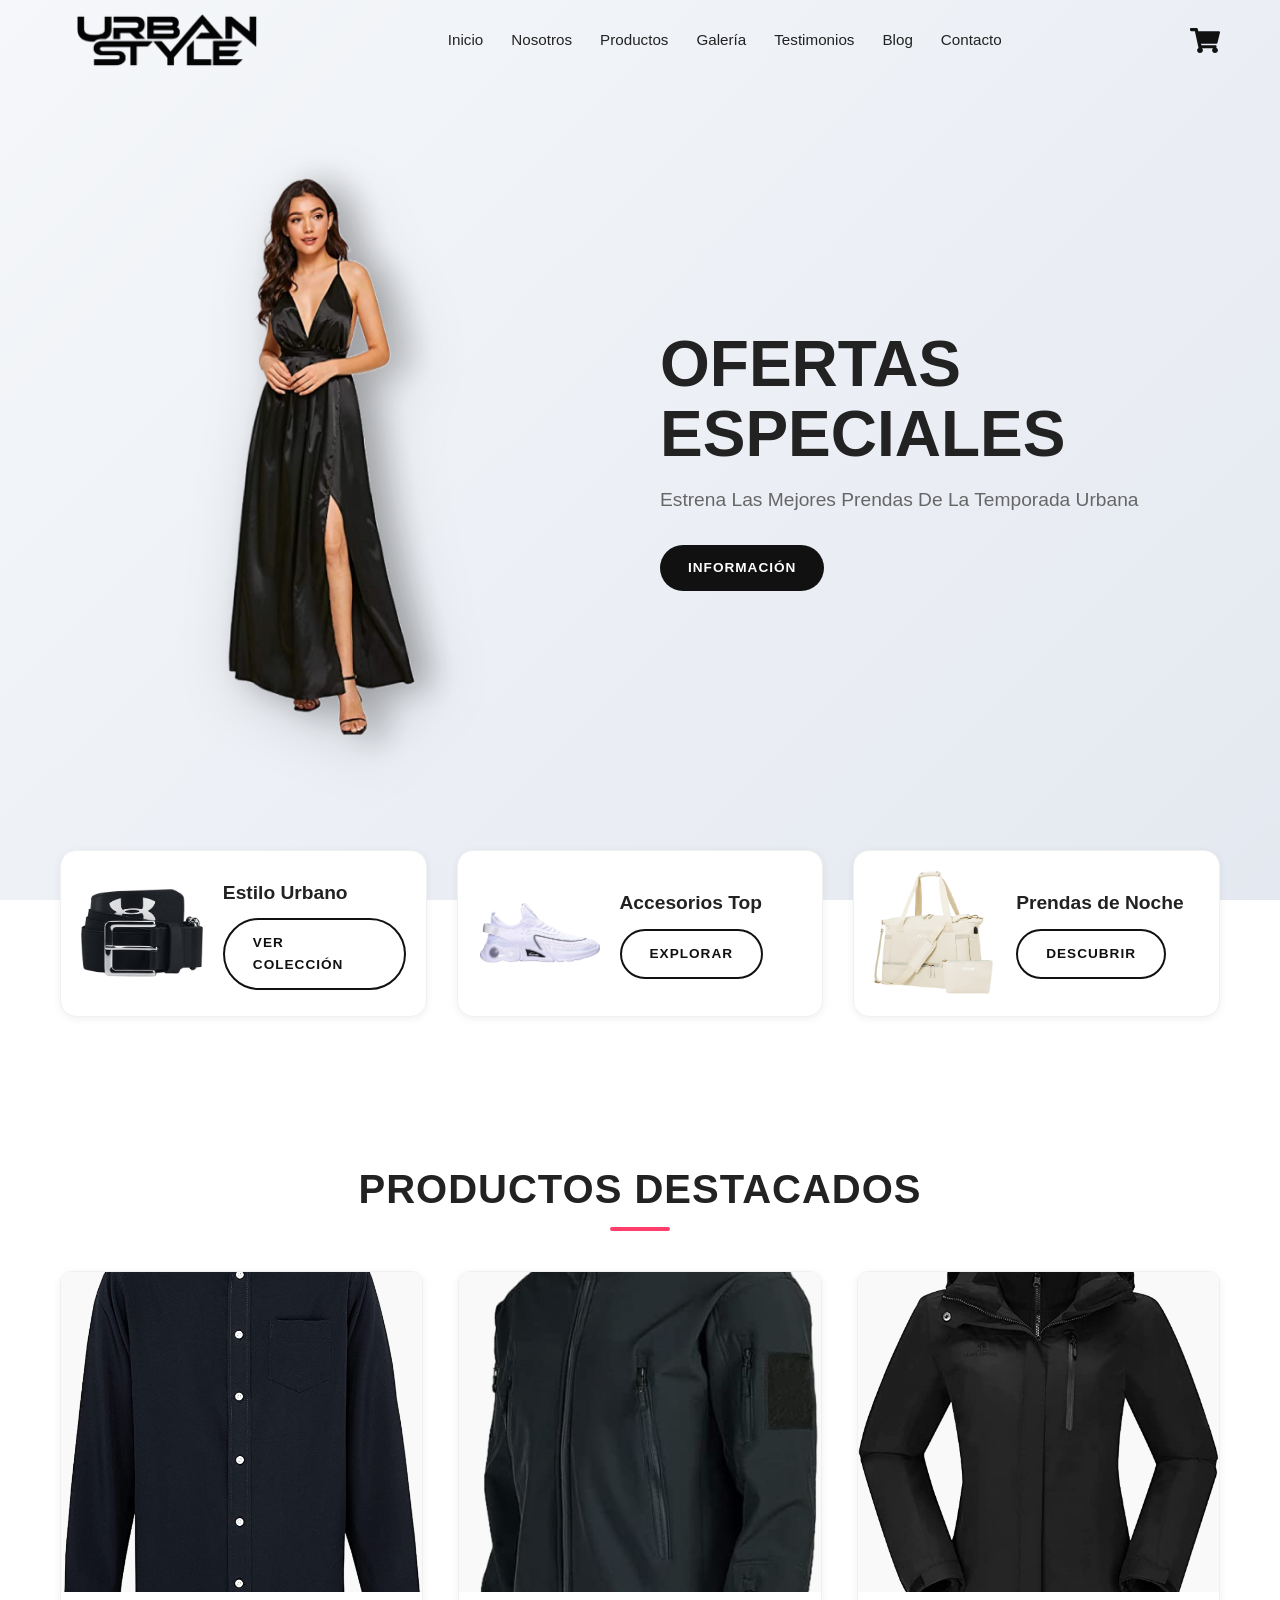
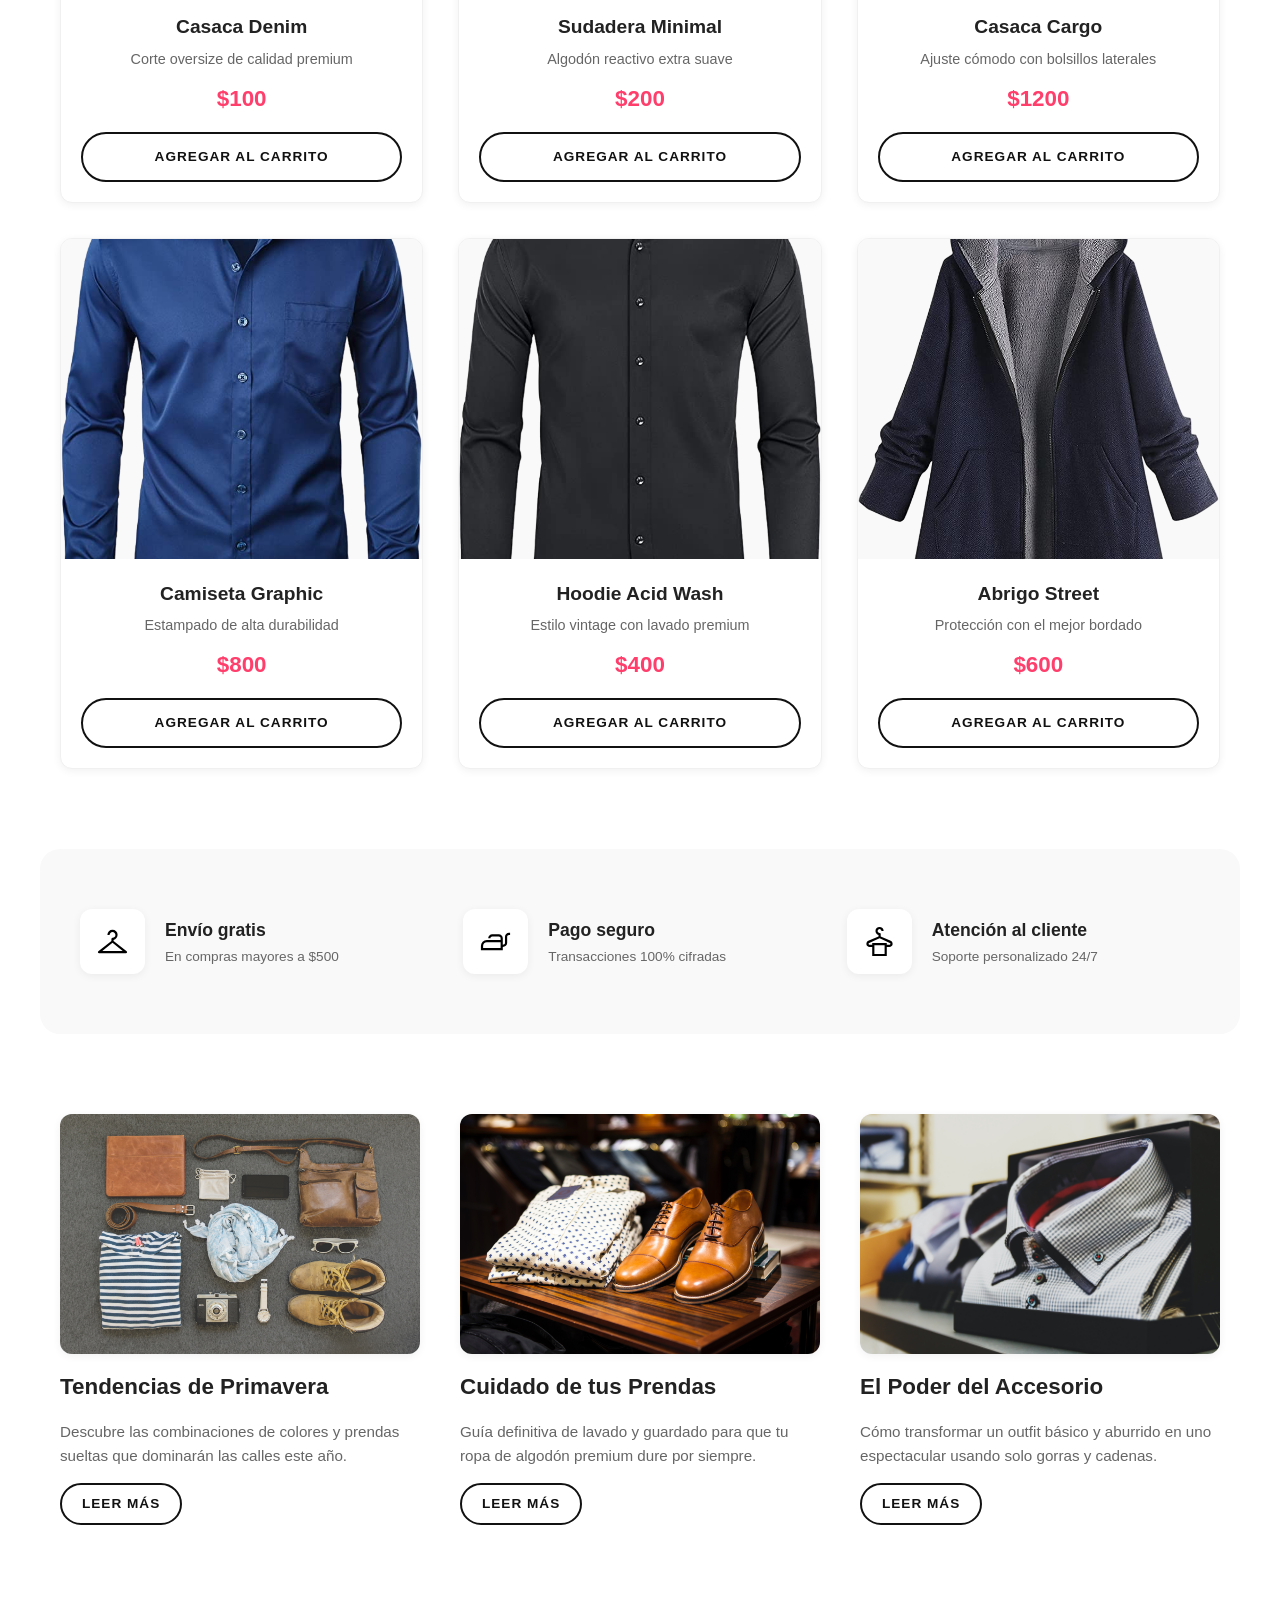
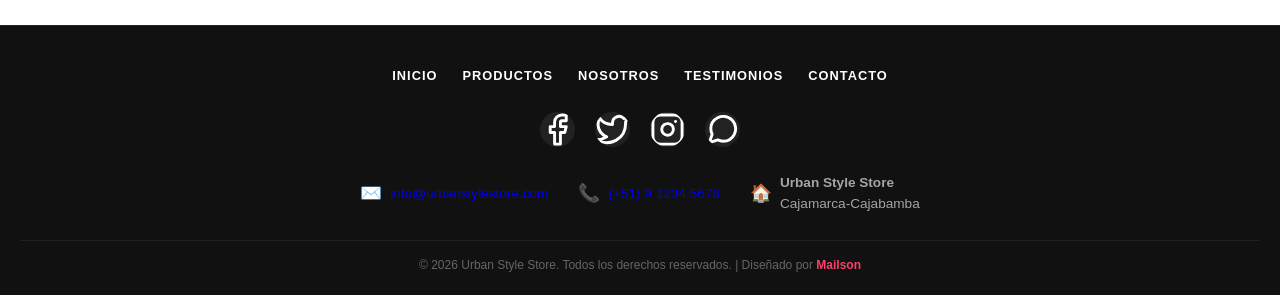
<file: index.html>
<!DOCTYPE html>
<html lang="es">
<head>
    <meta charset="UTF-8">
    <meta http-equiv="X-UA-Compatible" content="IE=edge">
    <meta name="viewport" content="width=device-width, initial-scale=1.0">
    <title>Moda Juvenil | Elisyum Trend</title>
    <link rel="stylesheet" href="styles/indexstyle.css">
</head>
<body>

   <header class="header">
    <div class="menu container">
        <input type="checkbox" id="menu">

        <div class="logo-area">
            <label for="menu"> 
                <img src="images/menu.png" class="menu-icon" alt="menu">
            </label>
            <a href="index.html" class="logo-link">
                <img src="images/logo.png" class="logo-img" alt="Logo MAI">
            </a>
        </div>

        <nav class="navbar">
            <ul>
                <li><a href="index.html">Inicio</a></li>
                <li><a href="nosotros.html">Nosotros</a></li>
                <li><a href="productos.html">Productos</a></li>
                <li><a href="galeria.html">Galería</a></li>
                <li><a href="testimonios.html">Testimonios</a></li>
                <li class="has-submenu">
                    <a href="#">Blog</a>
                    <ul class="submenu-blog">
                        <li><a href="noticias.html">Noticias</a></li>
                        <li><a href="articulos.html">Artículos</a></li>
                    </ul>
                </li>
                <li><a href="contacto.html">Contacto</a></li>
            </ul>
        </nav>

        <div class="carrito-container">
            <ul>
                <li class="sub-menu">
                    <img src="images/car.svg" id="img-carrito" alt="carrito">
                    <div id="carrito">
                        <table id="lista-carrito">
                            <thead>
                                <tr>
                                    <th>Imagen</th>
                                    <th>Nombre</th>
                                    <th>Precio</th>
                                    <th></th>
                                </tr>
                            </thead>
                            <tbody></tbody>
                        </table>   
                        
                        <div style="display: flex; gap: 10px; margin-top: 15px; padding: 0 10px 10px 10px;">
                            <a href="#" id="vaciar-carrito" class="btn-2" style="flex: 1; text-align: center; padding: 10px 5px; font-size: 13px; text-decoration: none;">Vaciar Carrito</a>
                            <a href="pago.html" id="ir-pagar" class="btn-1" style="flex: 1; text-align: center; padding: 10px 5px; font-size: 13px; text-decoration: none; display: inline-block;">Pagar Pedido</a>
                        </div>
                    </div>
                </li>
            </ul>
        </div>
    </div>

    <div class="header-content container">
        <div class="header-img">
            <img src="images/right.png" alt="Nueva colección urbana">
        </div>
        <div class="header-txt">
            <h1>Ofertas especiales</h1>
            <p>estrena las mejores prendas de la temporada urbana</p>
            <a href="#" class="btn-1">Información</a>
        </div>           
    </div>
</header>

    <section class="oferta container">
        <div class="oferta-1">
            <div class="oferta-img">
                <img src="images/f1.png" alt="Estilo Urbano">
            </div>
            <div class="oferta-text">
                <h3>Estilo Urbano</h3>
                <a href="productos.html" class="btn-2">Ver Colección</a>
            </div>
        </div>

        <div class="oferta-1">
            <div class="oferta-img">
                <img src="images/f2.png" alt="Accesorios">
            </div>
            <div class="oferta-text">
                <h3>Accesorios Top</h3>
                <a href="productos.html" class="btn-2">Explorar</a>
            </div>
        </div>

        <div class="oferta-1">
            <div class="oferta-img">
                <img src="images/f3.png" alt="Prendas de Noche">
            </div>
            <div class="oferta-text">
                <h3>Prendas de Noche</h3>
                <a href="productos.html" class="btn-2">Descubrir</a>
            </div>
        </div>
    </section>

    <main class="productos container" id="lista-1">
        <h2>Productos Destacados</h2>

        <div class="productos-content">
            <div class="product">
                <img src="images/1.png" alt="Casaca Denim Oversize">
                <div class="product-txt">
                    <h3>Casaca Denim</h3>
                    <p>Corte oversize de calidad premium</p>
                    <p class="precio">$100</p>
                    <a href="#" class="agregar-carrito btn-2" data-id="1">Agregar al carrito</a>
                </div>
            </div>
            
            <div class="product">
                <img src="images/2.png" alt="Sudadera Minimalista">
                <div class="product-txt">
                    <h3>Sudadera Minimal</h3>
                    <p>Algodón reactivo extra suave</p>
                    <p class="precio">$200</p>
                    <a href="#" class="agregar-carrito btn-2" data-id="2">Agregar al carrito</a>
                </div>
            </div>

            <div class="product">
                <img src="images/3.png" alt="Casaca Cargo Black">
                <div class="product-txt">
                    <h3>Casaca Cargo</h3>
                    <p>Ajuste cómodo con bolsillos laterales</p>
                    <p class="precio">$1200</p>
                    <a href="#" class="agregar-carrito btn-2" data-id="3">Agregar al carrito</a>
                </div>
            </div>

            <div class="product">
                <img src="images/4.png" alt="Camiseta Graphic Streetwear">
                <div class="product-txt">
                    <h3>Camiseta Graphic</h3>
                    <p>Estampado de alta durabilidad</p>
                    <p class="precio">$800</p>
                    <a href="#" class="agregar-carrito btn-2" data-id="4">Agregar al carrito</a>
                </div>
            </div>

            <div class="product">
                <img src="images/5.png" alt="Polera Hoodie Acid Wash">
                <div class="product-txt">
                    <h3>Hoodie Acid Wash</h3>
                    <p>Estilo vintage con lavado premium</p>
                    <p class="precio">$400</p>
                    <a href="#" class="agregar-carrito btn-2" data-id="5">Agregar al carrito</a>
                </div>
            </div>

            <div class="product">
                <img src="images/6.png" alt="Gorra Deportiva Elisyum">
                <div class="product-txt">
                    <h3>Abrigo Street</h3>
                    <p>Protección con el mejor bordado</p>
                    <p class="precio">$600</p>
                    <a href="#" class="agregar-carrito btn-2" data-id="6">Agregar al carrito</a>
                </div>
            </div>
        </div> 
    </main>

    <section class="iconos container">
        <div class="icono-1">
            <div class="icono-img">
                <img src="images/i1.svg" alt="Icono de Envió">
            </div>
            <div class="icono-text">
                <h3>Envío gratis</h3>
                <p>En compras mayores a $500</p>
            </div>
        </div>

        <div class="icono-1">
            <div class="icono-img">
                <img src="images/i2.svg" alt="Icono de Pago">
            </div>
            <div class="icono-text">
                <h3>Pago seguro</h3>
                <p>Transacciones 100% cifradas</p>
            </div>
        </div>

        <div class="icono-1">
            <div class="icono-img">
                <img src="images/i3.svg" alt="Icono de Soporte">
            </div>
            <div class="icono-text">
                <h3>Atención al cliente</h3>
                <p>Soporte personalizado 24/7</p>
            </div>
        </div>
    </section>

    <section class="blog container">
        <div class="blog-1">
            <img src="images/b1.jpg" alt="Outfit de primavera">
            <h3>Tendencias de Primavera</h3>
            <p>Descubre las combinaciones de colores y prendas sueltas que dominarán las calles este año.</p>
            <a href="articulos.html" class="btn-2">Leer más</a>
        </div>

        <div class="blog-1">
            <img src="images/b2.jpg" alt="Cuidado de prendas">
            <h3>Cuidado de tus Prendas</h3>
            <p>Guía definitiva de lavado y guardado para que tu ropa de algodón premium dure por siempre.</p>
            <a href="articulos.html" class="btn-2">Leer más</a>
        </div>

        <div class="blog-1">
            <img src="images/b3.jpg" alt="Accesorios urbanos">
            <h3>El Poder del Accesorio</h3>
            <p>Cómo transformar un outfit básico y aburrido en uno espectacular usando solo gorras y cadenas.</p>
            <a href="articulos.html" class="btn-2">Leer más</a>
        </div>
    </section>

   
    <footer class="main-footer">
        <div class="footer-nav">
            <a href="index.html">INICIO</a>
            <a href="productos.html">PRODUCTOS</a>
            <a href="nosotros.html">NOSOTROS</a>
            <a href="testimonios.html">TESTIMONIOS</a>
            <a href="contacto.html">CONTACTO</a>
        </div>

        <div class="footer-socials">
            <a href="https://www.facebook.com/share/1BLwyTLEC2/" class="social-item" title="Facebook">
                <!-- Icono Facebook SVG -->
                <svg class="social-icon" xmlns="http://www.w3.org/2000/svg" width="24" height="24" viewBox="0 0 24 24" fill="none" stroke="currentColor" stroke-width="2" stroke-linecap="round" stroke-linejoin="round"><path d="M18 2h-3a5 5 0 0 0-5 5v3H7v4h3v8h4v-8h3l1-4h-4V7a1 1 0 0 1 1-1h3z"></path></svg>
                <span class="social-label">Facebook</span>
            </a>
            <a href="https://x.com/Mailsonxp" class="social-item" title="Twitter">
                <!-- Icono Twitter / X SVG -->
                <svg class="social-icon" xmlns="http://www.w3.org/2000/svg" width="24" height="24" viewBox="0 0 24 24" fill="none" stroke="currentColor" stroke-width="2" stroke-linecap="round" stroke-linejoin="round"><path d="M23 3a10.9 10.9 0 0 1-3.14 1.53 4.48 4.48 0 0 0-7.86 3v1A10.66 10.66 0 0 1 3 4s-4 9 5 13a11.64 11.64 0 0 1-7 2c9 5 20 0 20-11.5a4.5 4.5 0 0 0-.08-.83A7.72 7.72 0 0 0 23 3z"></path></svg>
                <span class="social-label">Twitter</span>
            </a>
            <a href="https://www.instagram.com/_mai_san_02_?igsh=bzNjZHJ1MHczN2Y0" class="social-item" title="Instagram">
                <!-- Icono Instagram SVG -->
                <svg class="social-icon" xmlns="http://www.w3.org/2000/svg" width="24" height="24" viewBox="0 0 24 24" fill="none" stroke="currentColor" stroke-width="2" stroke-linecap="round" stroke-linejoin="round"><rect x="2" y="2" width="20" height="20" rx="5" ry="5"></rect><path d="M16 11.37A4 4 0 1 1 12.63 8 4 4 0 0 1 16 11.37z"></path><line x1="17.5" y1="6.5" x2="17.51" y2="6.5"></line></svg>
                <span class="social-label">Instagram</span>
            </a>
            <a href="https://wa.me/56912345678" target="_blank" class="social-item" title="WhatsApp">
                <!-- Icono WhatsApp SVG -->
                <svg class="social-icon" xmlns="http://www.w3.org/2000/svg" width="24" height="24" viewBox="0 0 24 24" fill="none" stroke="currentColor" stroke-width="2" stroke-linecap="round" stroke-linejoin="round"><path d="M21 11.5a8.38 8.38 0 0 1-.9 3.8 8.5 8.5 0 0 1-7.6 4.7 8.38 8.38 0 0 1-3.8-.9L3 21l1.9-5.7a8.38 8.38 0 0 1-.9-3.8 8.5 8.5 0 0 1 4.7-7.6 8.38 8.38 0 0 1 3.8-.9h.5a8.48 8.48 0 0 1 8 8v.5z"></path></svg>
                <span class="social-label">WhatsApp</span>
            </a>
        </div>

        <div class="footer-contact-info">
            <div class="contact-item email-item">
                <span class="contact-icon">✉️</span>
                <a href="mailto:info@urbanstylestore.com">info@urbanstylestore.com</a>
            </div>
            <div class="contact-item phone-item">
                <span class="contact-icon">📞</span>
                <a href="tel:+51912345678">(+51) 9 1234 5678</a>
            </div>
            <div class="contact-item address-item">
                <span class="contact-icon">🏠</span>
                <div class="address-text">
                    <strong>Urban Style Store</strong>
                    <span>Cajamarca-Cajabamba</span>
                </div>
            </div>
        </div>

        <div class="footer-copyright">
            <p>&copy; 2026 Urban Style Store. Todos los derechos reservados. | Diseñado por <span class="highlight">Mailson</span></p>
        </div>
    </footer>

    <script src="scripts/indexscript.js"></script>
</body>
</html>
</file>
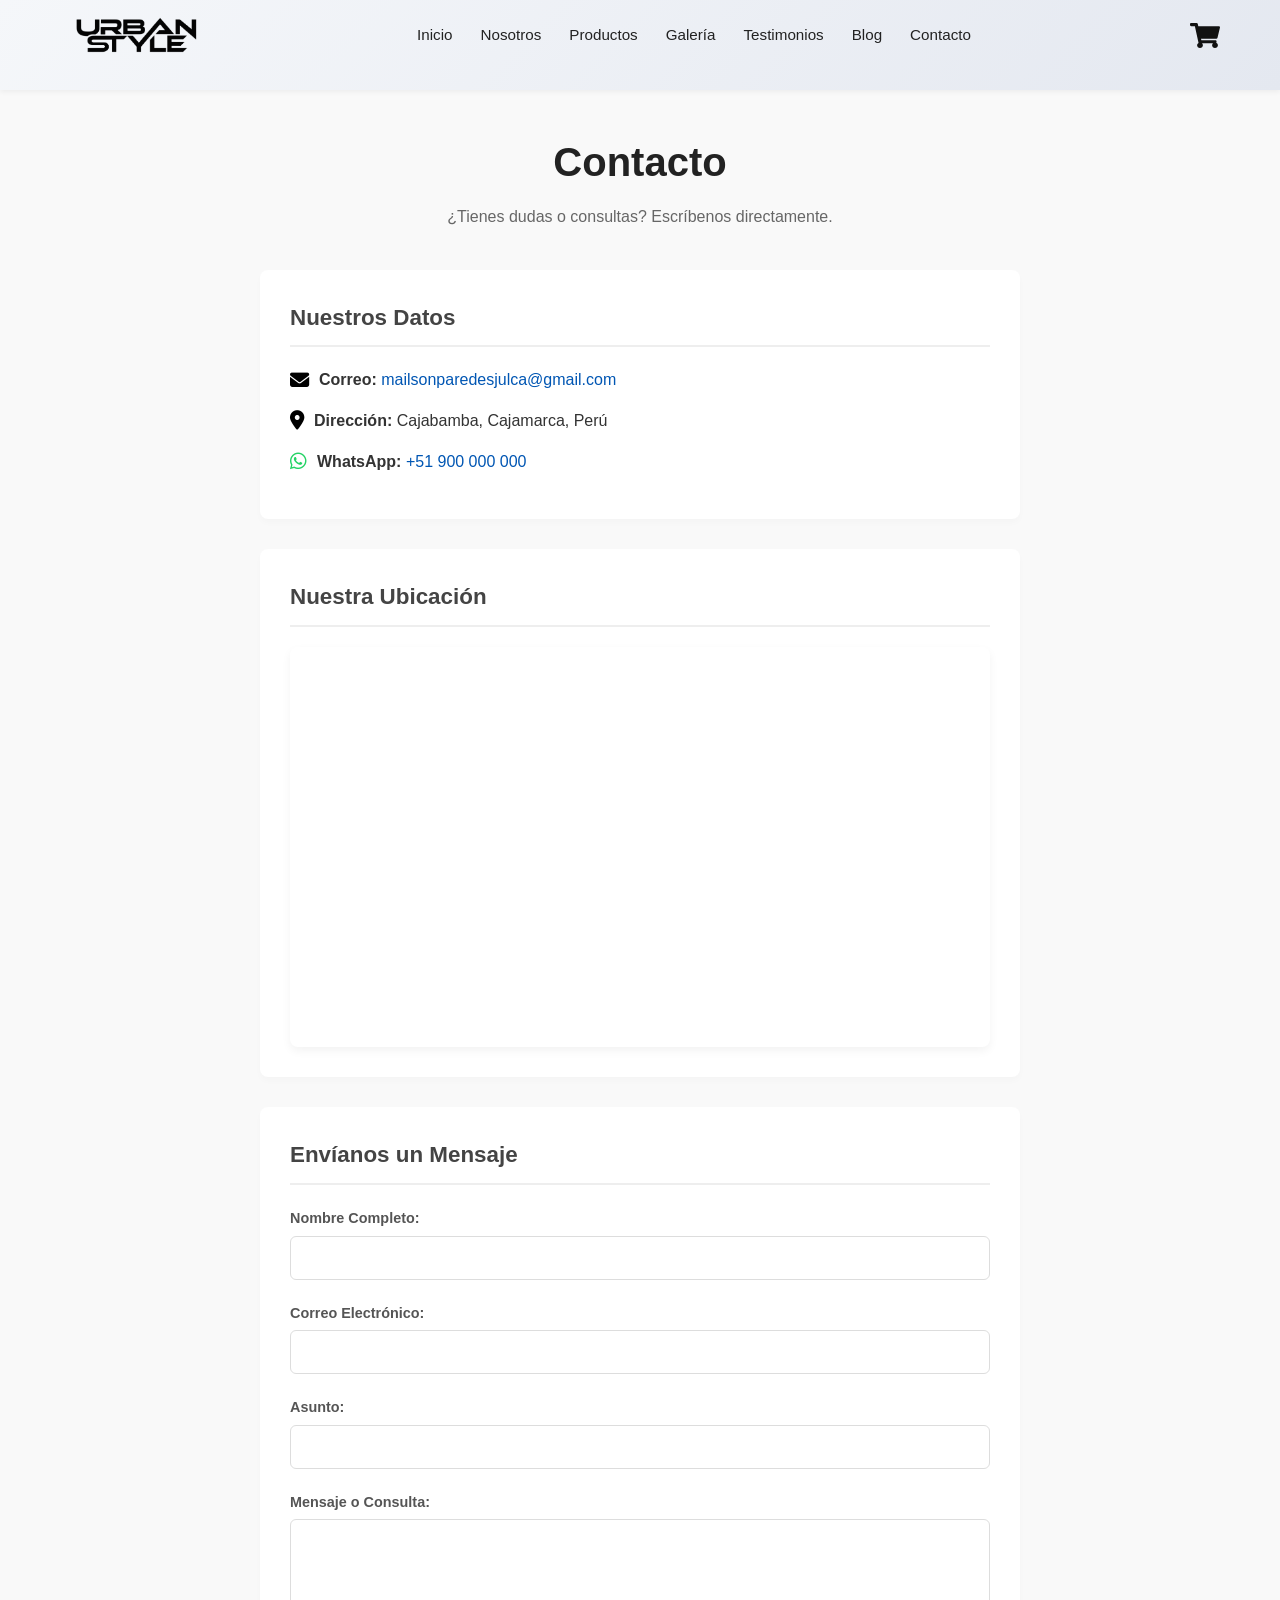
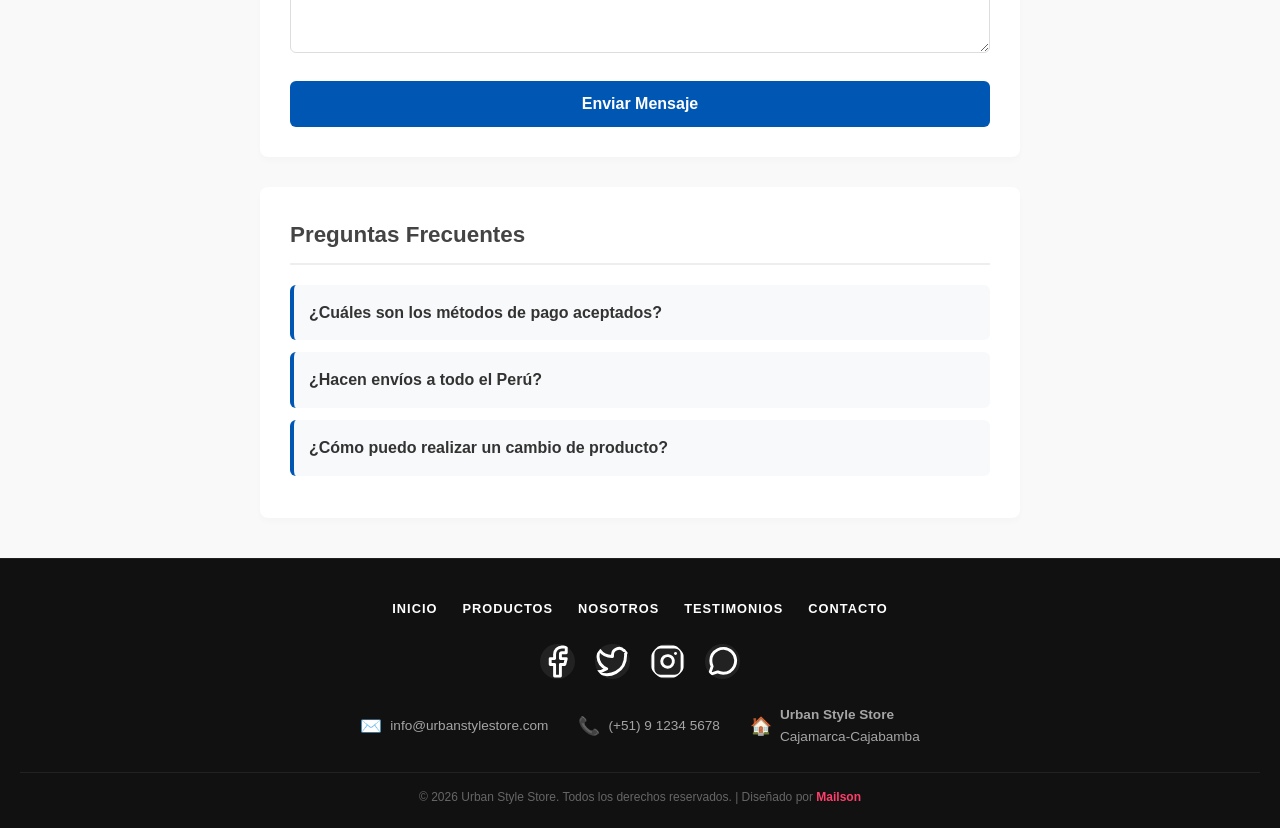
<file: contacto.html>
<!DOCTYPE html>
<html lang="es">
<head>
    <meta charset="UTF-8">
    <meta http-equiv="X-UA-Compatible" content="IE=edge">
    <meta name="viewport" content="width=device-width, initial-scale=1.0">
    <title>Contacto | Elisyum Trend</title>
    <!-- Estilos globales y específicos -->
    <link rel="stylesheet" href="styles/indexstyle.css">
    <link rel="stylesheet" href="styles/contacto.css">
    <link rel="stylesheet" href="https://cdnjs.cloudflare.com/ajax/libs/font-awesome/6.4.0/css/all.min.css">
    <!-- Scripts -->
    <script src="scripts/indexscript.js" defer></script>
</head>
<body>

    <header class="header" style="min-height: auto; padding-bottom: 20px;">
        <div class="menu container">
            <!-- El checkbox para el menú hamburguesa -->
            <input type="checkbox" id="menu">

            <div class="logo-area">
                <label for="menu"> 
                    <img src="images/menu.png" class="menu-icon" alt="menu">
                </label>
                <a href="index.html" class="logo-link">
                    <img src="images/logo.png" class="logo-img" alt="Logo MAI">
                </a>
            </div>

            <nav class="navbar">
                <ul>
                    <li><a href="index.html">Inicio</a></li>
                    <li><a href="nosotros.html">Nosotros</a></li>
                    <li><a href="productos.html">Productos</a></li>
                    <li><a href="galeria.html">Galería</a></li>
                    <li><a href="testimonios.html">Testimonios</a></li>
                    <li class="has-submenu">
                        <a href="#">Blog</a>
                        <ul class="submenu-blog">
                            <li><a href="noticias.html">Noticias</a></li>
                            <li><a href="articulos.html">Artículos</a></li>
                        </ul>
                    </li>
                    <li><a href="contacto.html">Contacto</a></li>
                </ul>
            </nav>

            <div class="carrito-container">
                <ul>
                    <li class="sub-menu">
                        <img src="images/car.svg" id="img-carrito" alt="carrito">
                        <div id="carrito">
                            <table id="lista-carrito">
                                <thead>
                                    <tr>
                                        <th>Imagen</th>
                                        <th>Nombre</th>
                                        <th>Precio</th>
                                        <th></th>
                                    </tr>
                                </thead>
                                <tbody></tbody>
                            </table>   
                            
                            <div style="display: flex; gap: 10px; margin-top: 15px; padding: 0 10px 10px 10px;">
                                <a href="#" id="vaciar-carrito" class="btn-2" style="flex: 1; text-align: center; padding: 10px 5px; font-size: 13px; text-decoration: none;">Vaciar Carrito</a>
                                <a href="pago.html" id="ir-pagar" class="btn-1" style="flex: 1; text-align: center; padding: 10px 5px; font-size: 13px; text-decoration: none; display: inline-block;">Pagar Pedido</a>
                            </div>
                        </div>
                    </li>
                </ul>
            </div>
        </div>
    </header>

    <!-- SECCIÓN DE CONTACTO -->
    <main>
        <h1>Contacto</h1>
        <p>¿Tienes dudas o consultas? Escríbenos directamente.</p>

        <!-- Datos de Contacto -->
        <section class="datos-contacto">
            <h2>Nuestros Datos</h2>
            <ul style="list-style: none; padding: 0;">
                <li style="margin-bottom: 15px; display: flex; align-items: center; gap: 10px;">
                    <i class="fa-solid fa-envelope" style="color: #000; font-size: 1.2rem;"></i> 
                    <span><strong>Correo:</strong> 
                    <a href="mailto:mailsonparedesjulca@gmail.com">mailsonparedesjulca@gmail.com</a></span>
                </li>
                <li style="margin-bottom: 15px; display: flex; align-items: center; gap: 10px;">
                    <i class="fa-solid fa-location-dot" style="color: #000; font-size: 1.2rem;"></i> 
                    <span><strong>Dirección:</strong> Cajabamba, Cajamarca, Perú</span>
                </li>
                <li style="margin-bottom: 15px; display: flex; align-items: center; gap: 10px;">
                    <i class="fa-brands fa-whatsapp" style="color: #25D366; font-size: 1.2rem;"></i> 
                    <span><strong>WhatsApp:</strong> <a href="https://wa.me/51900000000" target="_blank" rel="noopener noreferrer">+51 900 000 000</a></span>
                </li>
            </ul>
        </section>

        <!-- MAPA DE GOOGLE MAPS -->
        <section class="mapa-seccion">
            <h2>Nuestra Ubicación</h2>
            <div class="mapa-contenedor">
                <iframe 
                    src="https://www.google.com/maps/embed?pb=!1m18!1m12!1m3!1d15818.207904085444!2d-78.05436666352936!3d-7.623630650942544!2m3!1f0!2f0!3f0!3m2!1i1024!2i768!4f13.1!3m3!1m2!1s0x91b25b004e93a97b%3A0xe26333622245e1ae!2sCajabamba!5e0!3m2!1ses!2spe!4v1710000000000!5m2!1ses!2spe" 
                    width="100%" 
                    height="450" 
                    style="border:0;" 
                    allowfullscreen="" 
                    loading="lazy" 
                    referrerpolicy="no-referrer-when-downgrade">
                </iframe>
            </div>
        </section>

        <!-- FORMULARIO DE CONTACTO -->
        <section>
            <h2>Envíanos un Mensaje</h2>
            <form action="https://formspree.io/f/xeeyopza" method="POST">
                <p>
                    <label for="nombre">Nombre Completo:</label><br>
                    <input type="text" id="nombre" name="nombre" required>
                </p>

                <p>
                    <label for="email">Correo Electrónico:</label><br>
                    <input type="email" id="email" name="_replyto" required>
                </p>

                <p>
                    <label for="asunto">Asunto:</label><br>
                    <input type="text" id="asunto" name="asunto" required>
                </p>

                <p>
                    <label for="mensaje">Mensaje o Consulta:</label><br>
                    <textarea id="mensaje" name="mensaje" rows="6" cols="40" required></textarea>
                </p>

                <!-- Campo oculto anti-spam -->
                <input type="text" name="_gotcha" style="display:none">

                <button type="submit">Enviar Mensaje</button>
            </form>
        </section>

        <!-- PREGUNTAS FRECUENTES -->
        <section>
            <h2>Preguntas Frecuentes</h2>

            <details>
                <summary>¿Cuáles son los métodos de pago aceptados?</summary>
                <p>Aceptamos transferencias bancarias, Yape, Plin y pagos con tarjeta.</p>
            </details>

            <details>
                <summary>¿Hacen envíos a todo el Perú?</summary>
                <p>Sí, realizamos envíos desde Cajamarca a todo el Perú a través de Olva Courier y Shalom.</p>
            </details>

            <details>
                <summary>¿Cómo puedo realizar un cambio de producto?</summary>
                <p>Puedes solicitar tu cambio enviándonos un correo dentro de los primeros 7 días de recibir tu pedido.</p>
            </details>
        </section>
    </main>

    <!-- FOOTER -->
    <footer class="main-footer">
        <div class="footer-nav">
            <a href="index.html">INICIO</a>
            <a href="productos.html">PRODUCTOS</a>
            <a href="nosotros.html">NOSOTROS</a>
            <a href="testimonios.html">TESTIMONIOS</a>
            <a href="contacto.html">CONTACTO</a>
        </div>

        <div class="footer-socials">
            <a href="https://www.facebook.com/share/1BLwyTLEC2/" class="social-item" title="Facebook" target="_blank" rel="noopener noreferrer">
                <svg class="social-icon" xmlns="http://www.w3.org/2000/svg" width="24" height="24" viewBox="0 0 24 24" fill="none" stroke="currentColor" stroke-width="2" stroke-linecap="round" stroke-linejoin="round"><path d="M18 2h-3a5 5 0 0 0-5 5v3H7v4h3v8h4v-8h3l1-4h-4V7a1 1 0 0 1 1-1h3z"></path></svg>
                <span class="social-label">Facebook</span>
            </a>
            <a href="https://x.com/Mailsonxp" class="social-item" title="Twitter" target="_blank" rel="noopener noreferrer">
                <svg class="social-icon" xmlns="http://www.w3.org/2000/svg" width="24" height="24" viewBox="0 0 24 24" fill="none" stroke="currentColor" stroke-width="2" stroke-linecap="round" stroke-linejoin="round"><path d="M23 3a10.9 10.9 0 0 1-3.14 1.53 4.48 4.48 0 0 0-7.86 3v1A10.66 10.66 0 0 1 3 4s-4 9 5 13a11.64 11.64 0 0 1-7 2c9 5 20 0 20-11.5a4.5 4.5 0 0 0-.08-.83A7.72 7.72 0 0 0 23 3z"></path></svg>
                <span class="social-label">Twitter</span>
            </a>
            <a href="https://www.instagram.com/_mai_san_02_?igsh=bzNjZHJ1MHczN2Y0" class="social-item" title="Instagram" target="_blank" rel="noopener noreferrer">
                <svg class="social-icon" xmlns="http://www.w3.org/2000/svg" width="24" height="24" viewBox="0 0 24 24" fill="none" stroke="currentColor" stroke-width="2" stroke-linecap="round" stroke-linejoin="round"><rect x="2" y="2" width="20" height="20" rx="5" ry="5"></rect><path d="M16 11.37A4 4 0 1 1 12.63 8 4 4 0 0 1 16 11.37z"></path><line x1="17.5" y1="6.5" x2="17.51" y2="6.5"></line></svg>
                <span class="social-label">Instagram</span>
            </a>
            <a href="https://wa.me/56912345678" target="_blank" rel="noopener noreferrer" class="social-item" title="WhatsApp">
                <svg class="social-icon" xmlns="http://www.w3.org/2000/svg" width="24" height="24" viewBox="0 0 24 24" fill="none" stroke="currentColor" stroke-width="2" stroke-linecap="round" stroke-linejoin="round"><path d="M21 11.5a8.38 8.38 0 0 1-.9 3.8 8.5 8.5 0 0 1-7.6 4.7 8.38 8.38 0 0 1-3.8-.9L3 21l1.9-5.7a8.38 8.38 0 0 1-.9-3.8 8.5 8.5 0 0 1 4.7-7.6 8.38 8.38 0 0 1 3.8-.9h.5a8.48 8.48 0 0 1 8 8v.5z"></path></svg>
                <span class="social-label">WhatsApp</span>
            </a>
        </div>

        <div class="footer-contact-info">
            <div class="contact-item email-item">
                <span class="contact-icon">✉️</span>
                <a href="mailto:info@urbanstylestore.com">info@urbanstylestore.com</a>
            </div>
            <div class="contact-item phone-item">
                <span class="contact-icon">📞</span>
                <a href="tel:+56912345678">(+51) 9 1234 5678</a>
            </div>
            <div class="contact-item address-item">
                <span class="contact-icon">🏠</span>
                <div class="address-text">
                    <strong>Urban Style Store</strong>
                    <span>Cajamarca-Cajabamba</span>
                </div>
            </div>
        </div>

        <div class="footer-copyright">
            <p>&copy; 2026 Urban Style Store. Todos los derechos reservados. | Diseñado por <span class="highlight">Mailson</span></p>
        </div>
    </footer>

    <!-- Script de página específica -->
    <script src="scripts/contacto.js"></script>
</body>
</html>
</file>
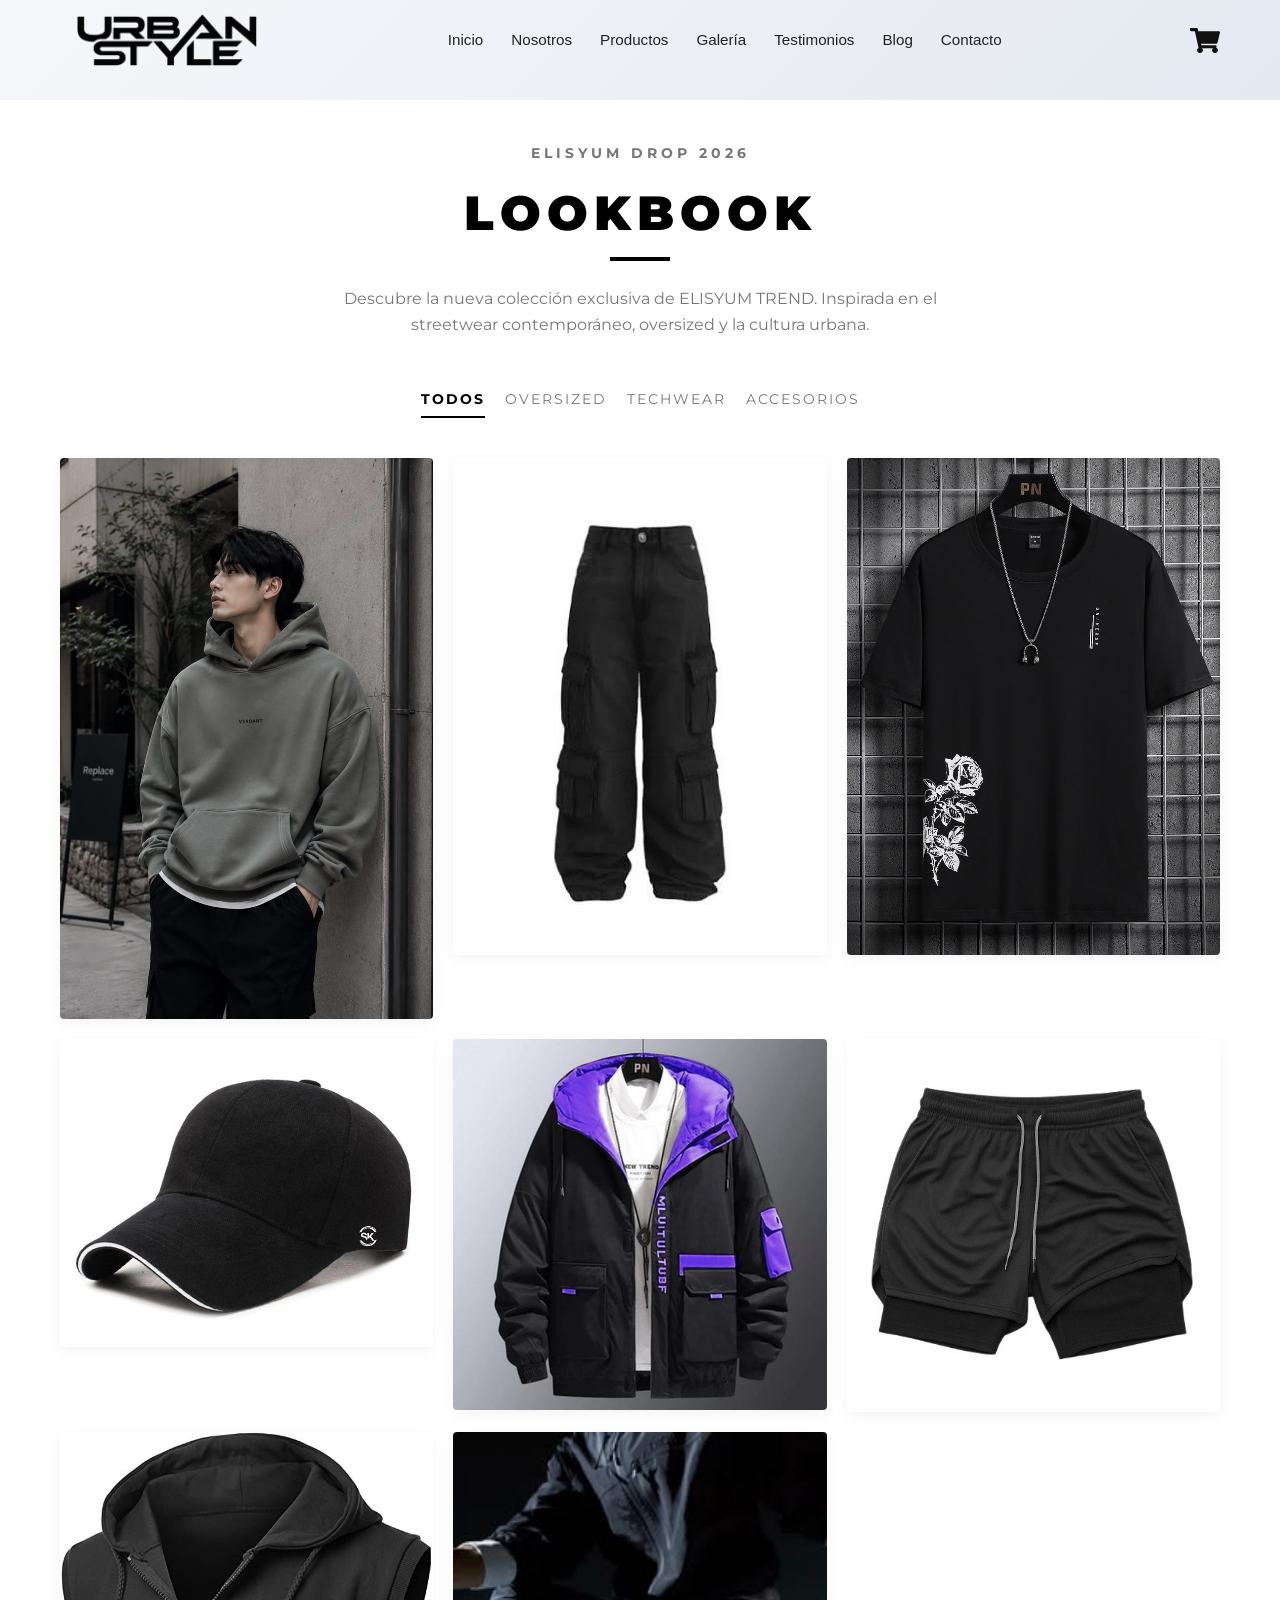
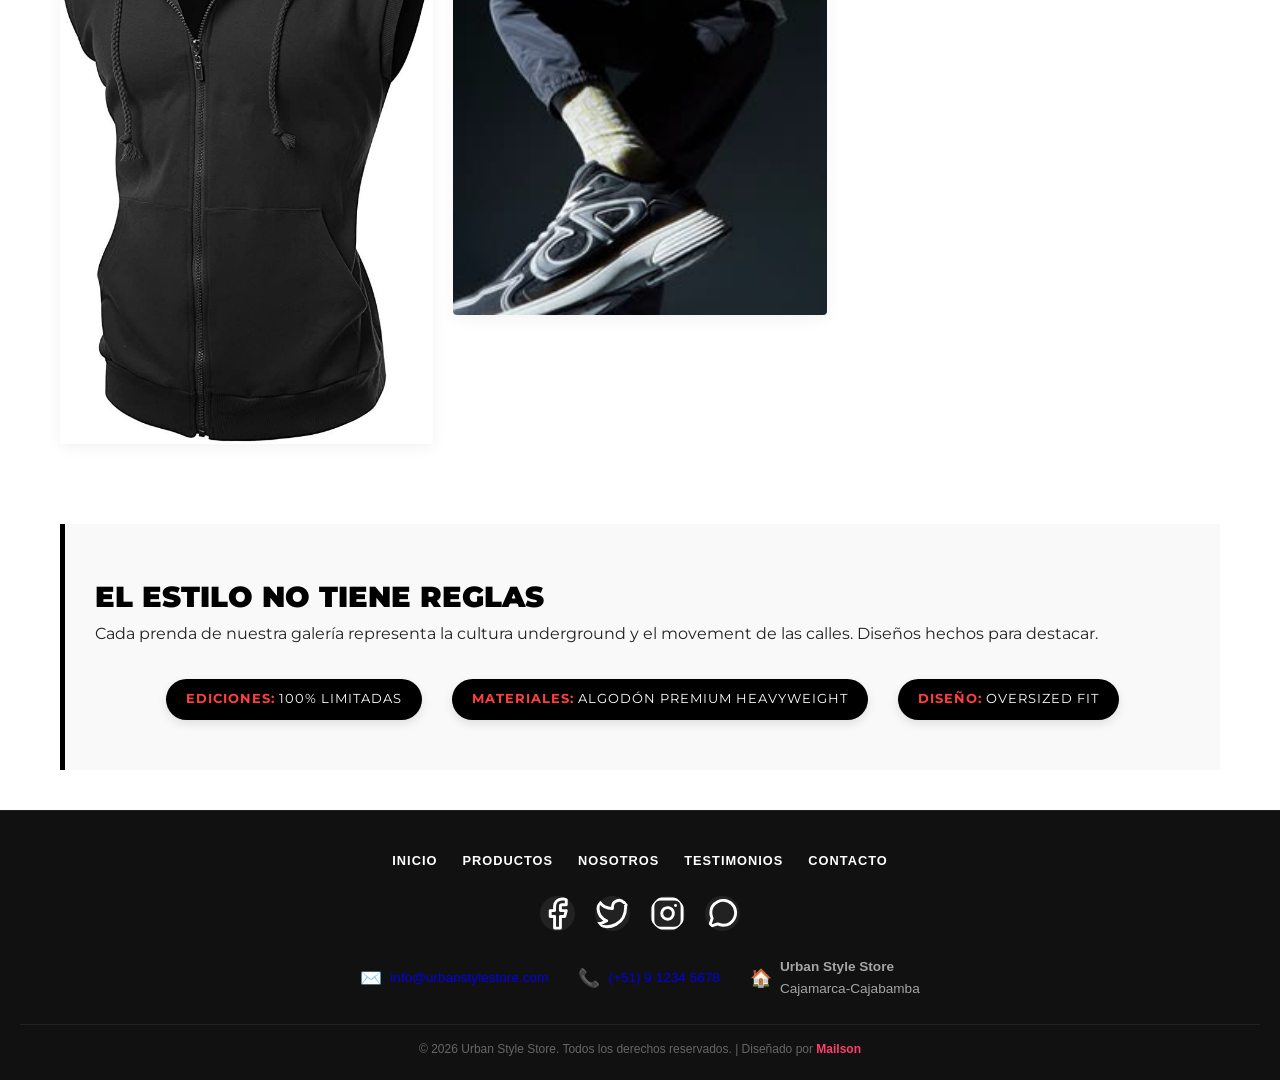
<file: galeria.html>
<!DOCTYPE html>
<html lang="es">
<head>
    <meta charset="UTF-8">
    <meta http-equiv="X-UA-Compatible" content="IE=edge">
    <meta name="viewport" content="width=device-width, initial-scale=1.0">
    <title>Galería | Elisyum Trend</title>
    <link rel="stylesheet" href="styles/indexstyle.css">
    <link rel="stylesheet" href="styles/galeria.css">
</head>

<body>

    <header class="header" style="min-height: auto; padding-bottom: 20px;">
        <div class="menu container">
            <input type="checkbox" id="menu">

            <div class="logo-area">
                <label for="menu"> 
                    <img src="images/menu.png" class="menu-icon" alt="menu">
                </label>
                <a href="index.html" class="logo-link">
                    <img src="images/logo.png" class="logo-img" alt="Logo MAI">
                </a>
            </div>

            <nav class="navbar">
                <ul>
                    <li><a href="index.html">Inicio</a></li>
                    <li><a href="nosotros.html">Nosotros</a></li>
                    <li><a href="productos.html">Productos</a></li>
                    <li><a href="galeria.html" class="activo">Galería</a></li>
                    <li><a href="testimonios.html">Testimonios</a></li>
                    <li class="has-submenu">
                        <a href="#">Blog</a>
                        <ul class="submenu-blog">
                            <li><a href="noticias.html">Noticias</a></li>
                            <li><a href="articulos.html">Artículos</a></li>
                        </ul>
                    </li>
                    <li><a href="contacto.html">Contacto</a></li>
                </ul>
            </nav>

            <div class="carrito-container">
                <ul>
                    <li class="sub-menu">
                        <img src="images/car.svg" id="img-carrito" alt="carrito">
                        <div id="carrito">
                            <table id="lista-carrito">
                                <thead>
                                    <tr>
                                        <th>Imagen</th>
                                        <th>Nombre</th>
                                        <th>Precio</th>
                                        <th></th>
                                    </tr>
                                </thead>
                                <tbody></tbody>
                            </table>   
                            
                            <div style="display: flex; gap: 10px; margin-top: 15px; padding: 0 10px 10px 10px;">
                                <a href="#" id="vaciar-carrito" class="btn-2" style="flex: 1; text-align: center; padding: 10px 5px; font-size: 13px; text-decoration: none;">Vaciar Carrito</a>
                                <a href="pago.html" id="ir-pagar" class="btn-1" style="flex: 1; text-align: center; padding: 10px 5px; font-size: 13px; text-decoration: none; display: inline-block;">Pagar Pedido</a>
                            </div>
                        </div>
                    </li>
                </ul>
            </div>
        </div>
    </header>

    <main class="main-content">
        <section class="lookbook-section">
            <div class="lookbook-header">
                <span class="sub-tag">ELISYUM DROP 2026</span>
                <h2>LOOKBOOK</h2>
                <div class="header-line"></div>
                <p>
                    Descubre la nueva colección exclusiva de ELISYUM TREND.
                    Inspirada en el streetwear contemporáneo, oversized y la
                    cultura urbana.
                </p>
            </div>

            <!-- FILTROS -->
            <div class="galeria-filtros">
                <span class="filtro-btn activo" data-filter="todos">TODOS</span>
                <span class="filtro-btn" data-filter="oversized">OVERSIZED</span>
                <span class="filtro-btn" data-filter="techwear">TECHWEAR</span>
                <span class="filtro-btn" data-filter="accesorios">ACCESORIOS</span>
            </div>

            <!-- GRID -->
            <div class="galeria-grid">
                <!-- 1. Oversized Hoodie -->
                <article class="galeria-item" data-categoria="oversized">
                    <img src="images/images_products/Streetwear Look 1 - Oversized Hoodie.jpg" alt="Oversized Hoodie">
                    <div class="item-overlay">
                        <span class="item-tag">NUEVA COLECCIÓN</span>
                        <h3 class="item-title">Oversized Hoodie Chaos</h3>
                        <a href="productos.html" class="item-btn">Comprar →</a>
                    </div>
                </article>

                <!-- 2. Cargo Pants -->
                <article class="galeria-item" data-categoria="techwear">
                    <img src="images/images_products/Streetwear Look 2 - Cargo Pants.jpg" alt="Cargo Pants">
                    <div class="item-overlay">
                        <span class="item-tag">LIMITED EDITION</span>
                        <h3 class="item-title">Cargo Pants Blackout</h3>
                        <a href="productos.html" class="item-btn">Comprar →</a>
                    </div>
                </article>

                <!-- 3. Graphic Tee -->
                <article class="galeria-item" data-categoria="oversized">
                    <img src="images/images_products/Streetwear Look 3 - Graphic Tee.jpg" alt="Graphic Tee">
                    <div class="item-overlay">
                        <span class="item-tag">ESSENTIAL</span>
                        <h3 class="item-title">Graphic Tee</h3>
                        <a href="productos.html" class="item-btn">Comprar →</a>
                    </div>
                </article>

                <!-- 4. Rebel Cap -->
                <article class="galeria-item" data-categoria="accesorios">
                    <img src="images/images_products/Streetwear Look 4 - Cap Rebel.jpg" alt="Cap Rebel">
                    <div class="item-overlay">
                        <span class="item-tag">ACCESSORIES</span>
                        <h3 class="item-title">Rebel Cap</h3>
                        <a href="productos.html" class="item-btn">Comprar →</a>
                    </div>
                </article>

                <!-- 5. Cyber Windbreaker -->
                <article class="galeria-item" data-categoria="techwear">
                    <img src="images/images_products/Streetwear Look 5 - Windbreaker Cyber.jpg" alt="Windbreaker">
                    <div class="item-overlay">
                        <span class="item-tag">EXCLUSIVE</span>
                        <h3 class="item-title">Cyber Windbreaker</h3>
                        <a href="productos.html" class="item-btn">Comprar →</a>
                    </div>
                </article>

                <!-- 6. Athletic Shorts -->
                <article class="galeria-item" data-categoria="oversized">
                    <img src="images/images_products/Streetwear Look 6 - Shorts Athletic.jpg" alt="Shorts">
                    <div class="item-overlay">
                        <span class="item-tag">SPORTS</span>
                        <h3 class="item-title">Athletic Shorts</h3>
                        <a href="productos.html" class="item-btn">Comprar →</a>
                    </div>
                </article>

                <!-- 7. Tactical Vest -->
                <article class="galeria-item" data-categoria="techwear">
                    <img src="images/images_products/Streetwear Look 7 - Techwear Vest.jpg" alt="Vest">
                    <div class="item-overlay">
                        <span class="item-tag">TECHWEAR</span>
                        <h3 class="item-title">Tactical Vest</h3>
                        <a href="productos.html" class="item-btn">Comprar →</a>
                    </div>
                </article>

                <!-- 8. Urban Socks -->
                <article class="galeria-item" data-categoria="accesorios">
                    <img src="images/images_products/Streetwear Look 8 - Socks & Sneaks.jpg" alt="Urban Socks">
                    <div class="item-overlay">
                        <span class="item-tag">STREET</span>
                        <h3 class="item-title">Urban Socks</h3>
                        <a href="productos.html" class="item-btn">Comprar →</a>
                    </div>
                </article>
            </div>

            <!-- INFORMACIÓN EXTRA -->
            <div class="galeria-info-extra">
                <h3>EL ESTILO NO TIENE REGLAS</h3>
                <p>Cada prenda de nuestra galería representa la cultura underground y el movement de las calles. Diseños hechos para destacar.</p>
                <div class="badges-container">
                    <div><strong>Ediciones:</strong> 100% Limitadas</div>
                    <div><strong>Materiales:</strong> Algodón Premium Heavyweight</div>
                    <div><strong>Diseño:</strong> Oversized Fit</div>
                </div>
            </div>
        </section>
    </main>

    <footer class="main-footer">
        <div class="footer-nav">
            <a href="index.html">INICIO</a>
            <a href="productos.html">PRODUCTOS</a>
            <a href="nosotros.html">NOSOTROS</a>
            <a href="testimonios.html">TESTIMONIOS</a>
            <a href="contacto.html">CONTACTO</a>
        </div>

        <div class="footer-socials">
            <a href="https://www.facebook.com/share/1BLwyTLEC2/" class="social-item" title="Facebook">
                <svg class="social-icon" xmlns="http://www.w3.org/2000/svg" width="24" height="24" viewBox="0 0 24 24" fill="none" stroke="currentColor" stroke-width="2" stroke-linecap="round" stroke-linejoin="round"><path d="M18 2h-3a5 5 0 0 0-5 5v3H7v4h3v8h4v-8h3l1-4h-4V7a1 1 0 0 1 1-1h3z"></path></svg>
                <span class="social-label">Facebook</span>
            </a>
            <a href="https://x.com/Mailsonxp" class="social-item" title="Twitter">
                <svg class="social-icon" xmlns="http://www.w3.org/2000/svg" width="24" height="24" viewBox="0 0 24 24" fill="none" stroke="currentColor" stroke-width="2" stroke-linecap="round" stroke-linejoin="round"><path d="M23 3a10.9 10.9 0 0 1-3.14 1.53 4.48 4.48 0 0 0-7.86 3v1A10.66 10.66 0 0 1 3 4s-4 9 5 13a11.64 11.64 0 0 1-7 2c9 5 20 0 20-11.5a4.5 4.5 0 0 0-.08-.83A7.72 7.72 0 0 0 23 3z"></path></svg>
                <span class="social-label">Twitter</span>
            </a>
            <a href="https://www.instagram.com/_mai_san_02_?igsh=bzNjZHJ1MHczN2Y0" class="social-item" title="Instagram">
                <svg class="social-icon" xmlns="http://www.w3.org/2000/svg" width="24" height="24" viewBox="0 0 24 24" fill="none" stroke="currentColor" stroke-width="2" stroke-linecap="round" stroke-linejoin="round"><rect x="2" y="2" width="20" height="20" rx="5" ry="5"></rect><path d="M16 11.37A4 4 0 1 1 12.63 8 4 4 0 0 1 16 11.37z"></path><line x1="17.5" y1="6.5" x2="17.51" y2="6.5"></line></svg>
                <span class="social-label">Instagram</span>
            </a>
            <a href="https://wa.me/56912345678" target="_blank" class="social-item" title="WhatsApp">
                <svg class="social-icon" xmlns="http://www.w3.org/2000/svg" width="24" height="24" viewBox="0 0 24 24" fill="none" stroke="currentColor" stroke-width="2" stroke-linecap="round" stroke-linejoin="round"><path d="M21 11.5a8.38 8.38 0 0 1-.9 3.8 8.5 8.5 0 0 1-7.6 4.7 8.38 8.38 0 0 1-3.8-.9L3 21l1.9-5.7a8.38 8.38 0 0 1-.9-3.8 8.5 8.5 0 0 1 4.7-7.6 8.38 8.38 0 0 1 3.8-.9h.5a8.48 8.48 0 0 1 8 8v.5z"></path></svg>
                <span class="social-label">WhatsApp</span>
            </a>
        </div>

        <div class="footer-contact-info">
            <div class="contact-item email-item">
                <span class="contact-icon">✉️</span>
                <a href="mailto:info@urbanstylestore.com">info@urbanstylestore.com</a>
            </div>
            <div class="contact-item phone-item">
                <span class="contact-icon">📞</span>
                <a href="tel:+56912345678">(+51) 9 1234 5678</a>
            </div>
            <div class="contact-item address-item">
                <span class="contact-icon">🏠</span>
                <div class="address-text">
                    <strong>Urban Style Store</strong>
                    <span>Cajamarca-Cajabamba</span>
                </div>
            </div>
        </div>

        <div class="footer-copyright">
            <p>&copy; 2026 Urban Style Store. Todos los derechos reservados. | Diseñado por <span class="highlight">Mailson</span></p>
        </div>
    </footer>

    <!-- Único script importado de manera correcta al final del documento -->
    <script src="scripts/indexscript.js"></script>
</body>
</html>
</file>
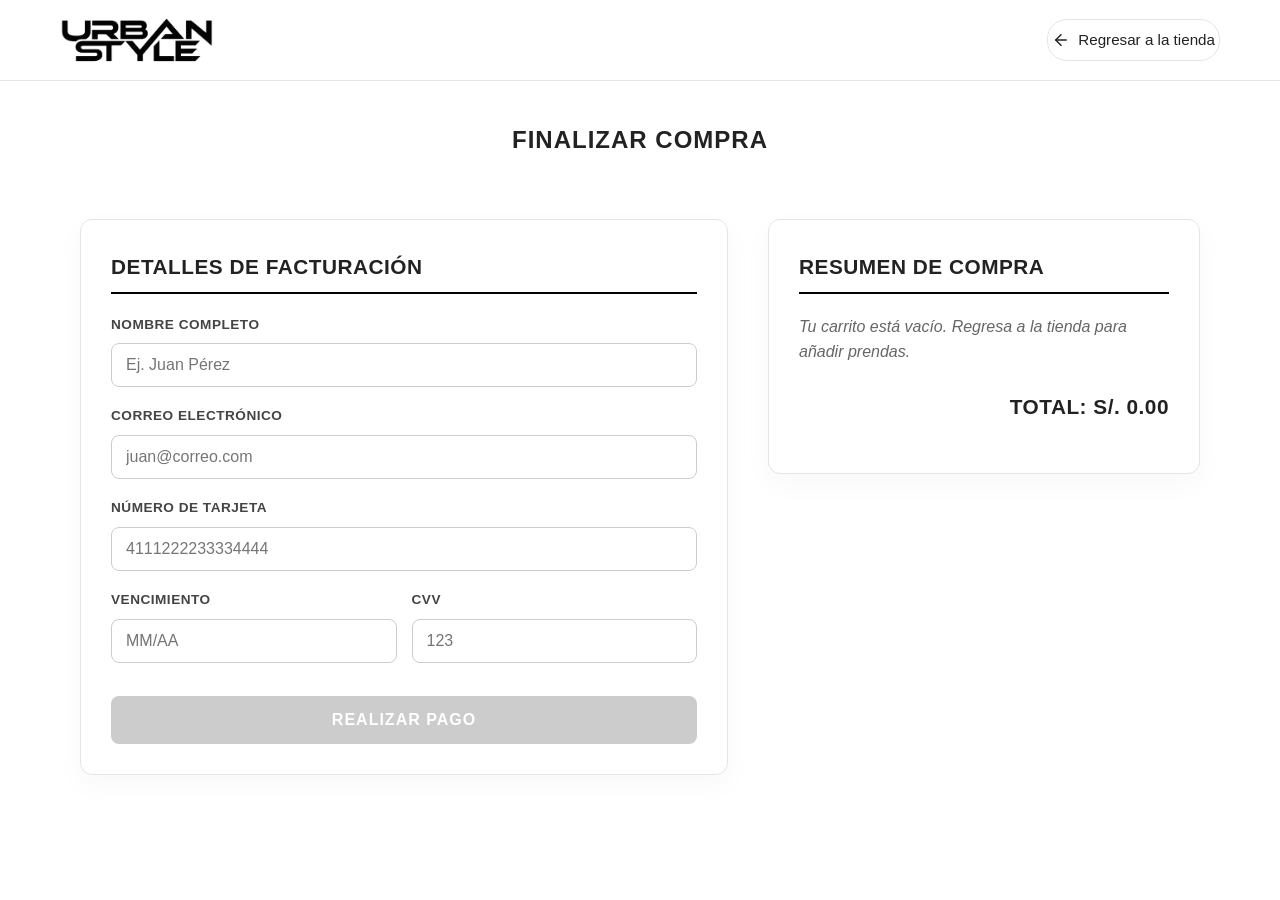
<file: pago.html>
<!DOCTYPE html>
<html lang="es">
<head>
    <meta charset="UTF-8">
    <meta name="viewport" content="width=device-width, initial-scale=1.0">
    <title>Pasarela de Pago | Elisyum Trend</title>
    <link rel="stylesheet" href="styles/indexstyle.css">
    <style>
        :root {
            --primary-color: #000000;
            --accent-color: #e63946;
            --bg-light: #f8f9fa;
            --border-color: #e5e5e5;
        }

        header {
            background: #ffffff;
            border-bottom: 1px solid var(--border-color);
            padding: 15px 0;
        }
        .menu.container {
            display: flex;
            justify-content: space-between;
            align-items: center;
            max-width: 1200px;
            margin: 0 auto;
            padding: 0 20px;
        }
        .logo-img {
            max-height: 50px;
            width: auto;
            display: block;
        }
        .btn-regresar {
            display: inline-flex;
            align-items: center;
            gap: 8px;
            text-decoration: none;
            color: var(--primary-color);
            font-weight: 600;
            font-size: 0.95rem;
            transition: all 0.3s ease;
            padding: 8px 16px;
            border-radius: 20px;
            border: 1px solid var(--border-color);
            background: #ffffff;
        }
        .btn-regresar:hover {
            background-color: var(--primary-color);
            color: #ffffff;
            border-color: var(--primary-color);
            transform: translateX(-3px);
        }

        .checkout-container {
            display: grid;
            grid-template-columns: 1.2fr 0.8fr;
            gap: 40px;
            padding: 40px 20px;
            margin-top: 20px;
            max-width: 1200px;
            margin-left: auto;
            margin-right: auto;
        }
        .form-pago, .resumen-boleta {
            background: #ffffff;
            padding: 30px;
            border-radius: 12px;
            border: 1px solid var(--border-color);
            box-shadow: 0 10px 30px rgba(0,0,0,0.03);
            height: fit-content;
        }
        .form-pago h3, .resumen-boleta h3 {
            font-size: 1.3rem;
            font-weight: 700;
            text-transform: uppercase;
            letter-spacing: 0.5px;
            border-bottom: 2px solid var(--primary-color);
            padding-bottom: 8px;
            margin-bottom: 20px;
        }
        .form-group {
            margin-bottom: 18px;
        }
        .form-group label {
            display: block;
            margin-bottom: 8px;
            font-weight: 600;
            font-size: 0.85rem;
            text-transform: uppercase;
            letter-spacing: 0.5px;
            color: #444;
        }
        .form-group input {
            width: 100%;
            padding: 12px 14px;
            border: 1px solid #ccc;
            border-radius: 8px;
            font-size: 1rem;
            transition: border-color 0.3s ease;
            box-sizing: border-box;
        }
        .form-group input:focus {
            outline: none;
            border-color: var(--primary-color);
        }
        .btn-pagar {
            width: 100%;
            padding: 15px;
            background: var(--primary-color);
            color: #ffffff;
            font-weight: bold;
            font-size: 1rem;
            text-transform: uppercase;
            letter-spacing: 1px;
            border: none;
            border-radius: 8px;
            cursor: pointer;
            transition: background 0.3s ease, transform 0.2s ease;
            margin-top: 15px;
        }
        .btn-pagar:hover:not(:disabled) {
            background: #222222;
        }
        .btn-pagar:active:not(:disabled) {
            transform: scale(0.98);
        }
        .btn-pagar:disabled {
            background-color: #cccccc;
            cursor: not-allowed;
        }

        /* Controles de Cantidad (+ / -) */
        .qty-controls {
            display: flex;
            align-items: center;
            gap: 8px;
            margin-top: 5px;
        }
        .btn-qty {
            background-color: #f1f1f1;
            border: 1px solid #ccc;
            border-radius: 50%;
            width: 26px;
            height: 26px;
            display: flex;
            align-items: center;
            justify-content: center;
            font-weight: bold;
            font-size: 1rem;
            cursor: pointer;
            transition: all 0.2s ease;
            user-select: none;
        }
        .btn-qty:hover {
            background-color: var(--primary-color);
            color: #fff;
            border-color: var(--primary-color);
        }
        .qty-val {
            font-size: 0.95rem;
            font-weight: 600;
            min-width: 20px;
            text-align: center;
        }

        /* La Boleta de Venta */
        .boleta-preview {
            background-color: #fafafa;
            border: 2px dashed #bbb;
            padding: 25px;
            border-radius: 8px;
            font-family: 'Courier New', Courier, monospace;
            margin-top: 25px;
            display: none;
            box-shadow: 0 4px 10px rgba(0,0,0,0.02);
        }
        .boleta-logo {
            max-height: 45px;
            width: auto;
            display: block;
            margin: 0 auto 15px auto;
        }
        .boleta-header {
            text-align: center;
            border-bottom: 1.5px dashed #aaa;
            padding-bottom: 15px;
            margin-bottom: 15px;
        }
        .boleta-header h4 {
            margin: 0 0 5px 0;
            font-size: 1.1rem;
            font-weight: bold;
        }
        .boleta-header p {
            margin: 3px 0;
            font-size: 0.85rem;
        }
        .boleta-item {
            display: flex;
            justify-content: space-between;
            margin-bottom: 8px;
            font-size: 0.9rem;
        }
        .boleta-total {
            border-top: 1.5px dashed #aaa;
            padding-top: 15px;
            margin-top: 15px;
            font-weight: bold;
            display: flex;
            justify-content: space-between;
            font-size: 1rem;
        }
        .btn-imprimir {
            width: 100%;
            padding: 12px;
            background: #28a745;
            color: #ffffff;
            font-weight: bold;
            font-size: 0.95rem;
            text-transform: uppercase;
            border: none;
            border-radius: 8px;
            cursor: pointer;
            margin-top: 20px;
            transition: background 0.3s ease;
            display: inline-flex;
            align-items: center;
            justify-content: center;
            gap: 10px;
        }
        .btn-imprimir:hover {
            background: #218838;
        }

        @media (max-width: 992px) {
            .checkout-container {
                grid-template-columns: 1fr;
                gap: 30px;
            }
        }

        @media print {
            body > *:not(main) {
                display: none !important;
            }
            main, .checkout-container, .resumen-boleta {
                display: block !important;
                margin: 0 !important;
                padding: 0 !important;
                border: none !important;
                box-shadow: none !important;
            }
            .form-pago, h2, .btn-imprimir, #lista-resumen, #monto-total, .resumen-boleta h3:first-of-type {
                display: none !important;
            }
            #boleta {
                display: block !important;
                border: none !important;
                background: transparent !important;
                padding: 0 !important;
                margin: 0 !important;
                width: 100% !important;
            }
        }
    </style>
</head>
<body>

    <header>
        <div class="menu container">
            <div class="logo-area">
                <a href="index.html" class="logo-link">
                    <img src="images/logo.png" class="logo-img" alt="Logo MAI">
                </a>
            </div>
            <nav class="navbar">
                <a href="productos.html" class="btn-regresar">
                    <svg width="18" height="18" viewBox="0 0 24 24" fill="none" stroke="currentColor" stroke-width="2" stroke-linecap="round" stroke-linejoin="round"><line x1="19" y1="12" x2="5" y2="12"></line><polyline points="12 19 5 12 12 5"></polyline></svg>
                    Regresar a la tienda
                </a>
            </nav>
        </div>
    </header>

    <main class="container" style="max-width: 1200px; margin: 0 auto; padding: 0 20px;">
        <h2 style="text-align: center; margin-top: 40px; text-transform: uppercase; font-weight: 800; letter-spacing: 1px;">Finalizar Compra</h2>
        
        <div class="checkout-container">
            <!-- Formulario de Pago -->
            <section class="form-pago">
                <h3>Detalles de Facturación</h3>
                <form id="formulario-pago">
                    <div class="form-group">
                        <label for="nombre">Nombre Completo</label>
                        <input type="text" id="nombre" required placeholder="Ej. Juan Pérez">
                    </div>
                    <div class="form-group">
                        <label for="email">Correo Electrónico</label>
                        <input type="email" id="email" required placeholder="juan@correo.com">
                    </div>
                    <div class="form-group">
                        <label for="tarjeta">Número de Tarjeta</label>
                        <input type="text" id="tarjeta" placeholder="4111222233334444" required>
                    </div>
                    <div style="display: grid; grid-template-columns: 1fr 1fr; gap: 15px;">
                        <div class="form-group">
                            <label for="exp">Vencimiento</label>
                            <input type="text" id="exp" placeholder="MM/AA" maxlength="5" required>
                        </div>
                        <div class="form-group">
                            <label for="cvv">CVV</label>
                            <input type="password" id="cvv" placeholder="123" maxlength="4" required>
                        </div>
                    </div>
                    <button type="submit" class="btn-pagar">Realizar Pago</button>
                </form>
            </section>

            <!-- Resumen y Boleta -->
            <section class="resumen-boleta">
                <h3>Resumen de Compra</h3>
                <div id="lista-resumen">
                    <!-- Productos dinámicos -->
                </div>
                
                <h3 style="margin-top: 25px; text-align: right; border: none; padding: 0;" id="monto-total">Total: S/. 0.00</h3>

                <!-- Boleta de Venta -->
                <div class="boleta-preview" id="boleta">
                    <img src="images/logo.png" class="boleta-logo" alt="Logo Elisyum Trend">
                    
                    <div class="boleta-header">
                        <h4>ELISYUM TREND S.A.C.</h4>
                        <p>R.U.C. 20123456789</p>
                        <p>BOLETA DE VENTA ELECTRÓNICA</p>
                        <p id="boleta-fecha"></p>
                    </div>
                    <div id="boleta-cliente" style="margin-bottom: 12px; font-size: 0.85rem; line-height: 1.4;"></div>
                    <div id="boleta-items">
                        <!-- Items comprados -->
                    </div>
                    <div class="boleta-total">
                        <span>TOTAL NETO:</span>
                        <span id="boleta-total-pago"></span>
                    </div>
                    <p style="text-align: center; margin-top: 20px; font-size: 0.8rem; font-weight: bold;">¡Gracias por tu compra en el Drop!</p>
                    
                    <button type="button" class="btn-imprimir" onclick="window.print();">
                        <svg width="18" height="18" viewBox="0 0 24 24" fill="none" stroke="currentColor" stroke-width="2" stroke-linecap="round" stroke-linejoin="round"><polyline points="6 9 6 2 18 2 18 9"></polyline><path d="M6 18H4a2 2 0 0 1-2-2v-5a2 2 0 0 1 2-2h16a2 2 0 0 1 2 2v5a2 2 0 0 1-2 2h-2"></path><rect x="6" y="14" width="12" height="8"></rect></svg>
                        Imprimir Boleta
                    </button>
                </div>
            </section>
        </div>
    </main>

<script>
document.addEventListener('DOMContentLoaded', () => {
    const listaResumen = document.getElementById('lista-resumen');
    const montoTotalHTML = document.getElementById('monto-total');
    const formularioPago = document.getElementById('formulario-pago');
    const inputExp = document.getElementById('exp');
    
    const boleta = document.getElementById('boleta');
    const boletaFecha = document.getElementById('boleta-fecha');
    const boletaCliente = document.getElementById('boleta-cliente');
    const boletaItems = document.getElementById('boleta-items');
    const boletaTotalPago = document.getElementById('boleta-total-pago');

    // --- AUTO-FORMATO DINÁMICO PARA EL VENCIMIENTO (MM/AA) ---
    if (inputExp) {
        inputExp.addEventListener('input', (e) => {
            let valor = e.target.value.replace(/\D/g, ''); 
            if (valor.length > 2) {
                valor = valor.substring(0, 2) + '/' + valor.substring(2, 4);
            }
            e.target.value = valor;
        });
    }

    // Obtener productos
    let productosCarrito = JSON.parse(localStorage.getItem('carrito')) || [];
    productosCarrito = productosCarrito.map(p => ({ ...p, cantidad: p.cantidad || 1 }));

    function actualizarCarrito() {
        localStorage.setItem('carrito', JSON.stringify(productosCarrito));
        renderizarResumen();
    }

    window.cambiarCantidad = function(index, cambio) {
        if (!productosCarrito[index]) return;
        
        productosCarrito[index].cantidad += cambio;

        if (productosCarrito[index].cantidad <= 0) {
            const confirmar = confirm(`¿Deseas quitar "${productosCarrito[index].titulo}" del carrito?`);
            if (confirmar) {
                productosCarrito.splice(index, 1);
            } else {
                productosCarrito[index].cantidad = 1;
            }
        }
        actualizarCarrito();
    };

    function renderizarResumen() {
        listaResumen.innerHTML = '';
        let total = 0;

        if (productosCarrito.length === 0) {
            listaResumen.innerHTML = '<p style="color: #666; font-style: italic;">Tu carrito está vacío. Regresa a la tienda para añadir prendas.</p>';
            montoTotalHTML.textContent = 'Total: S/. 0.00';
            if (formularioPago) {
                const btnSubmit = formularioPago.querySelector('button');
                btnSubmit.disabled = true;
            }
            return;
        }

        productosCarrito.forEach((producto, index) => {
            const precioSuelto = producto.precio.replace(/S\/\.?|\$/g, '').trim();
            const precioNumero = parseFloat(precioSuelto) || 0;
            const subtotal = precioNumero * producto.cantidad;
            total += subtotal;

            const div = document.createElement('div');
            div.style.display = 'flex';
            div.style.justifyContent = 'space-between';
            div.style.alignItems = 'center';
            div.style.marginBottom = '15px';
            div.style.borderBottom = '1px solid #f1f1f1';
            div.style.paddingBottom = '10px';

            div.innerHTML = `
                <div style="display: flex; align-items: center; gap: 15px;">
                    <img src="${producto.imagen}" width="50" height="50" style="object-fit: cover; border-radius: 6px; border: 1px solid #eee;">
                    <div>
                        <span style="font-weight: 600; font-size: 0.95rem; display: block;">${producto.titulo}</span>
                        <div class="qty-controls">
                            <span class="btn-qty" onclick="cambiarCantidad(${index}, -1)">-</span>
                            <span class="qty-val">${producto.cantidad}</span>
                            <span class="btn-qty" onclick="cambiarCantidad(${index}, 1)">+</span>
                        </div>
                    </div>
                </div>
                <div style="text-align: right;">
                    <span style="font-weight: 700; color: var(--primary-color); display: block;">S/. ${subtotal.toFixed(2)}</span>
                    <small style="color: #777; font-size: 0.8rem;">S/. ${precioNumero.toFixed(2)} c/u</small>
                </div>
            `;
            listaResumen.appendChild(div);
        });

        montoTotalHTML.textContent = `Total: S/. ${total.toFixed(2)}`;
    }

    renderizarResumen();

    if (formularioPago) {
        formularioPago.addEventListener('submit', (e) => {
            e.preventDefault();

            const expRegex = /^(0[1-9]|1[0-2])\/?([0-9]{2})$/;
            if (!expRegex.test(inputExp.value)) {
                alert('Por favor ingresa una fecha de vencimiento válida en formato MM/AA.');
                inputExp.focus();
                return;
            }

            const nombre = document.getElementById('nombre').value;
            const email = document.getElementById('email').value;
            const botonSubmit = formularioPago.querySelector('button');
            
            botonSubmit.disabled = true;
            botonSubmit.textContent = 'Procesando pago...';

            const copiaCompra = [...productosCarrito];

            setTimeout(() => {
                alert('¡Pago procesado con éxito!');
                botonSubmit.textContent = 'Pago Completado';

                generarBoleta(nombre, email, copiaCompra);

                // Vaciar localStorage y resetear carrito
                localStorage.removeItem('carrito');
                productosCarrito = [];
                renderizarResumen(); 

            }, 1200);
        });
    }

    function generarBoleta(clienteNombre, clienteEmail, itemsComprados) {
        const hoy = new Date();
        const fechaFormateada = hoy.toLocaleDateString() + ' ' + hoy.toLocaleTimeString([], { hour: '2-digit', minute: '2-digit' });
        boletaFecha.textContent = `Fecha: ${fechaFormateada}`;

        boletaCliente.innerHTML = `
            <strong>CLIENTE:</strong> ${clienteNombre.toUpperCase()}<br>
            <strong>EMAIL:</strong> ${clienteEmail}<br>
            <strong>ESTADO:</strong> COMPRA PROCESADA Y CONFIRMADA
        `;

        boletaItems.innerHTML = '';
        let total = 0;

        itemsComprados.forEach(producto => {
            const precioSuelto = producto.precio.replace(/S\/\.?|\$/g, '').trim();
            const precioNumero = parseFloat(precioSuelto) || 0;
            const subtotal = precioNumero * producto.cantidad;
            total += subtotal;

            const item = document.createElement('div');
            item.className = 'boleta-item';
            item.innerHTML = `
                <span>${producto.cantidad}x ${producto.titulo}</span>
                <span>S/. ${subtotal.toFixed(2)}</span>
            `;
            boletaItems.appendChild(item);
        });

        boletaTotalPago.textContent = `S/. ${total.toFixed(2)}`;

        boleta.style.display = 'block';
        boleta.scrollIntoView({ behavior: 'smooth' });
    }
});
</script>
</body>
</html>
</file>
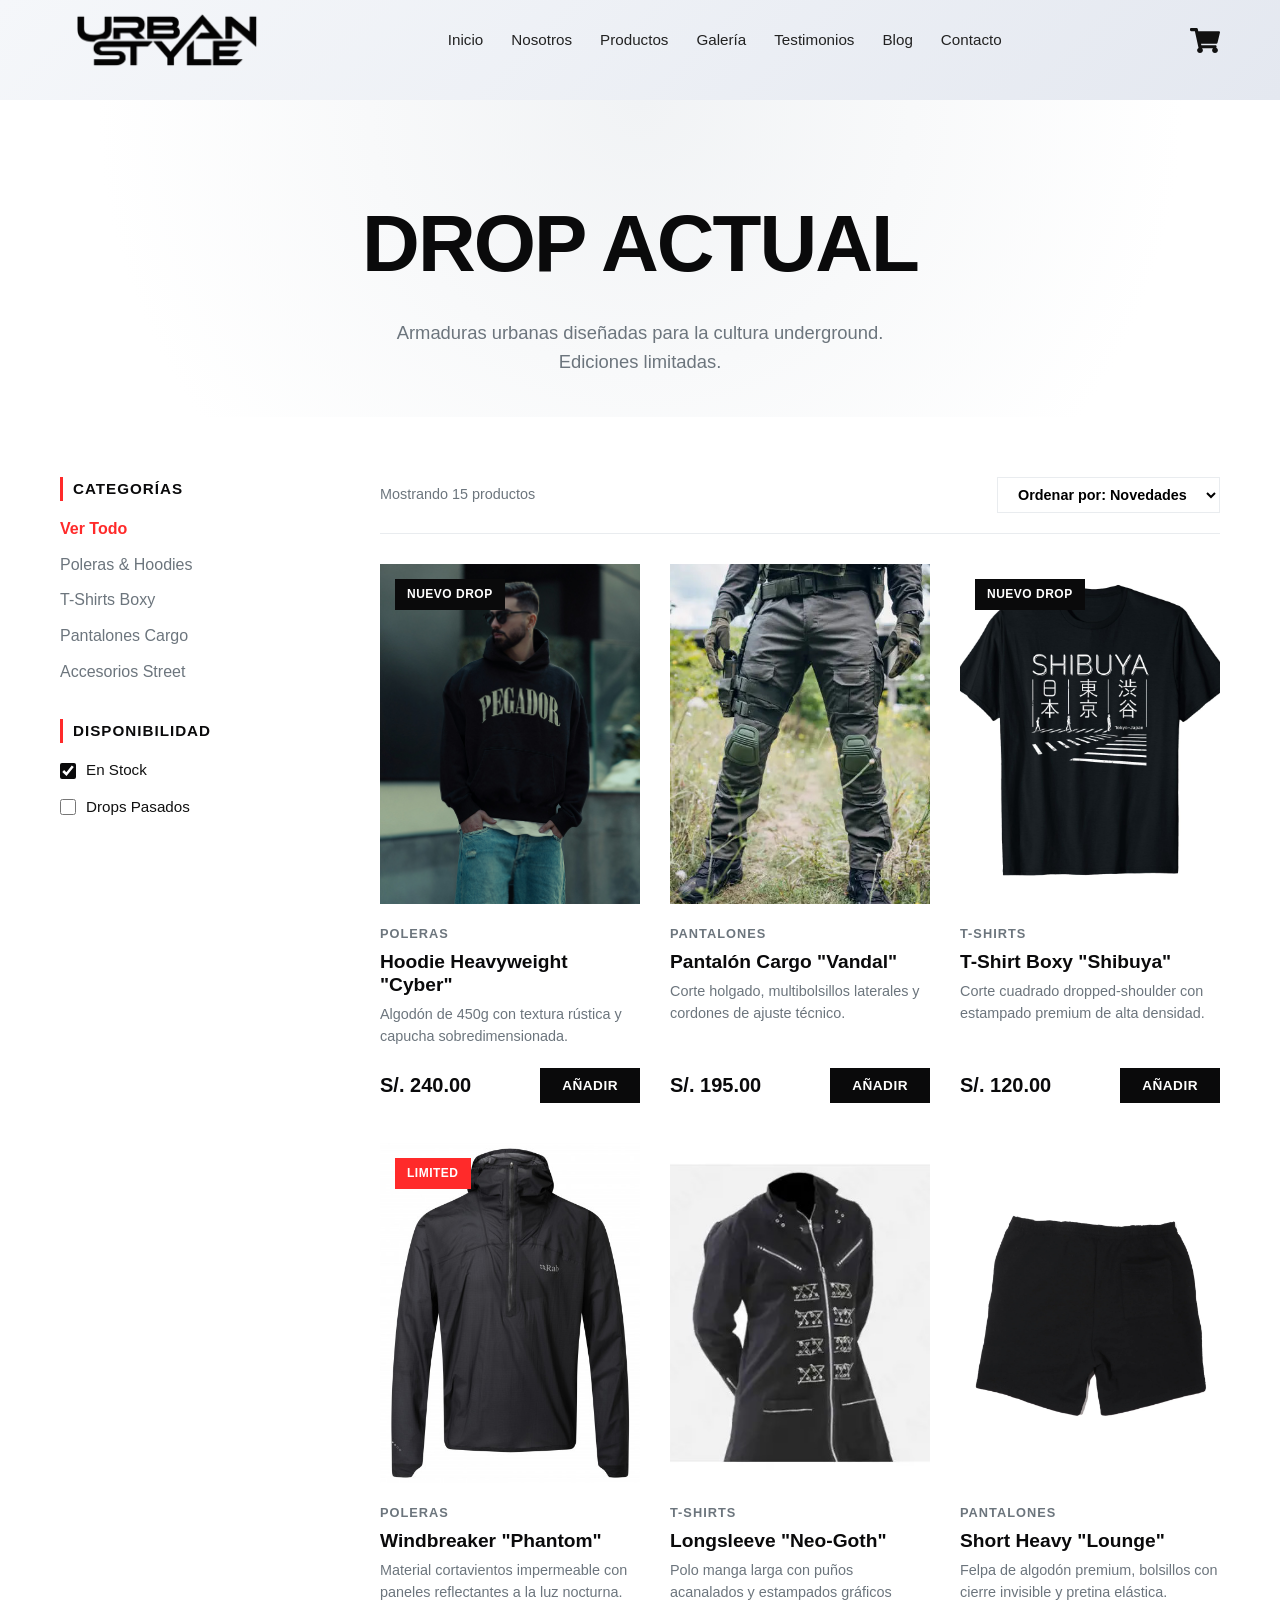
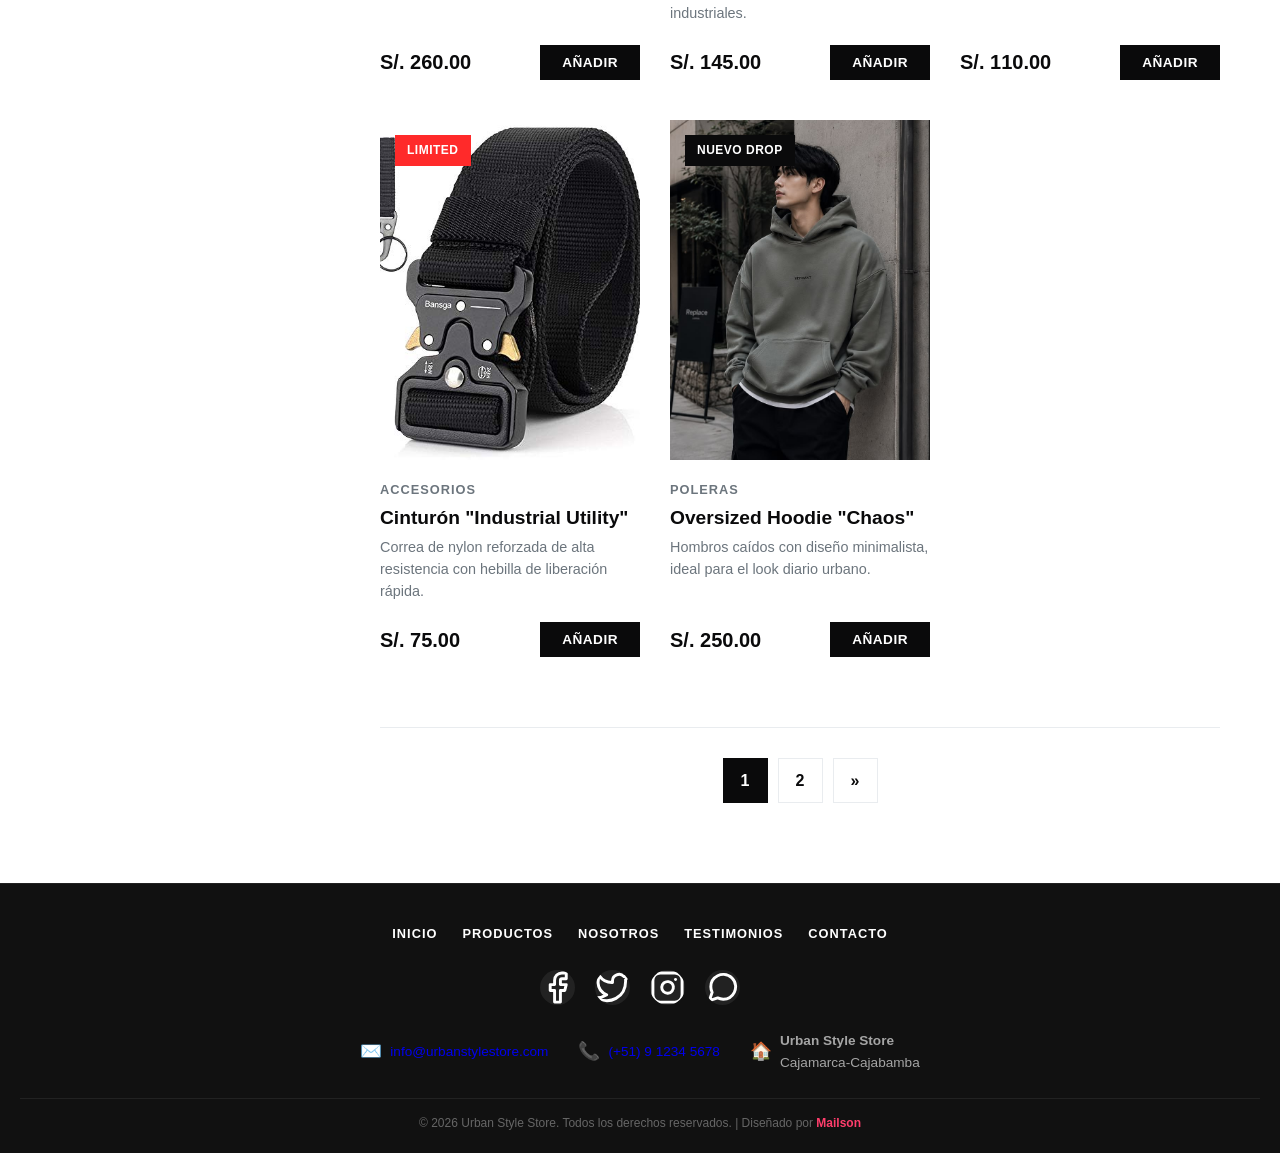
<file: productos.html>
<!DOCTYPE html>
<html lang="es">
<head>
    <meta charset="UTF-8">
    <meta http-equiv="X-UA-Compatible" content="IE=edge">
    <meta name="viewport" content="width=device-width, initial-scale=1.0">
    <title>Productos | Elisyum Trend</title>
    <link class="styles" rel="stylesheet" href="styles/indexstyle.css">
    <link class="styles" rel="stylesheet" href="styles/productosstyle.css">
    <script src="scripts/indexscript.js"></script>
</head>
<body>

        <header class="header" style="min-height: auto; padding-bottom: 20px;">
    <div class="menu container">
        <!-- CORRECCIÓN: El checkbox fuera de logo-area -->
        <input type="checkbox" id="menu">

        <div class="logo-area">
            <label for="menu"> 
                <img src="images/menu.png" class="menu-icon" alt="menu">
            </label>
            <a href="index.html" class="logo-link">
                <img src="images/logo.png" class="logo-img" alt="Logo MAI">
            </a>
        </div>

        <nav class="navbar">
            <ul>
                <li><a href="index.html">Inicio</a></li>
                <li><a href="nosotros.html">Nosotros</a></li>
                <li><a href="productos.html">Productos</a></li>
                <li><a href="galeria.html">Galería</a></li>
                <li><a href="testimonios.html">Testimonios</a></li>
                <li class="has-submenu">
                    <a href="#">Blog</a>
                    <ul class="submenu-blog">
                        <li><a href="noticias.html">Noticias</a></li>
                        <li><a href="articulos.html">Artículos</a></li>
                    </ul>
                </li>
                <li><a href="contacto.html">Contacto</a></li>
            </ul>
        </nav>

        <div class="carrito-container">
            <ul>
                <li class="sub-menu">
                    <img src="images/car.svg" id="img-carrito" alt="carrito">
                    <div id="carrito">
                        <table id="lista-carrito">
                            <thead>
                                <tr>
                                    <th>Imagen</th>
                                    <th>Nombre</th>
                                    <th>Precio</th>
                                    <th></th>
                                </tr>
                            </thead>
                            <tbody></tbody>
                        </table>   
                        
                        <div style="display: flex; gap: 10px; margin-top: 15px; padding: 0 10px 10px 10px;">
                            <a href="#" id="vaciar-carrito" class="btn-2" style="flex: 1; text-align: center; padding: 10px 5px; font-size: 13px; text-decoration: none;">Vaciar Carrito</a>
                            <!-- CAMBIA ESTO: -->
<a href="pago.html" id="ir-pagar" class="btn-1" style="flex: 1; text-align: center; padding: 10px 5px; font-size: 13px; text-decoration: none; display: inline-block;">Pagar Pedido</a>
                        </div>
                    </div>
                </li>
            </ul>
        </div>
    </div>
</header>

    <section class="shop-hero container">
        <h1>Drop Actual</h1>
        <p>Armaduras urbanas diseñadas para la cultura underground. Ediciones limitadas.</p>
    </section>

    <main class="shop-layout container">
        
        <aside class="shop-sidebar">
            <div class="filter-group">
                <h3>Categorías</h3>
                <ul class="filter-list">
                    <li><a href="#" class="active-filter" data-filter="todos">Ver Todo</a></li>
                    <li><a href="#" data-filter="poleras">Poleras & Hoodies</a></li>
                    <li><a href="#" data-filter="t-shirts">T-Shirts Boxy</a></li>
                    <li><a href="#" data-filter="pantalones">Pantalones Cargo</a></li>
                    <li><a href="#" data-filter="accesorios">Accesorios Street</a></li>
                </ul>
            </div>
            
            
            <div class="filter-group">
                <h3>Disponibilidad</h3>
                <label class="filter-checkbox">
                    <input type="checkbox" id="chk-en-stock" checked> En Stock
                </label>
                <label class="filter-checkbox">
                    <input type="checkbox" id="chk-drops-pasados"> Drops Pasados
                </label>
            </div>
        </aside>

        <section class="products-grid-wrapper">
            
            <div class="grid-utility-bar">
                <span class="product-count">Mostrando 16 productos</span>
                <!-- CAMBIAR POR ESTE: -->
                    <select class="sort-select" id="ordenar-precio">
                        <option value="defecto">Ordenar por: Novedades</option>
                        <option value="barato-caro">Precio: Menor a Mayor</option>
                        <option value="caro-barato">Precio: Mayor a Menor</option>
                    </select>
            </div>

            <div class="products-grid" id="lista-catalogo">
                
                <div class="product-item" data-category="poleras">
                    <div class="product-img-box">
                        <img src="images/Hoodie Heavyweight.jpg" alt="Hoodie Heavyweight Cyberpunk">
                        <span class="badge-tag tag-new">Nuevo Drop</span>
                    </div>
                    <div class="product-details">
                        <span class="product-category">Poleras</span>
                        <h3 class="product-title">Hoodie Heavyweight "Cyber"</h3>
                        <p class="product-desc">Algodón de 450g con textura rústica y capucha sobredimensionada.</p>
                        <div class="product-footer">
                            <span class="product-price">S/. 240.00</span>
                            <button class="agregar-carrito btn-shop" data-id="201">Añadir</button>
                        </div>
                    </div>
                </div>

                <div class="product-item" data-category="pantalones">
                    <div class="product-img-box">
                        <img src="images/Pantalón Táctico.jpg" alt="Pantalón Táctico Cargo">
                    </div>
                    <div class="product-details">
                        <span class="product-category">Pantalones</span>
                        <h3 class="product-title">Pantalón Cargo "Vandal"</h3>
                        <p class="product-desc">Corte holgado, multibolsillos laterales y cordones de ajuste técnico.</p>
                        <div class="product-footer">
                            <span class="product-price">S/. 195.00</span>
                            <button class="agregar-carrito btn-shop" data-id="202">Añadir</button>
                        </div>
                    </div>
                </div>

                <div class="product-item" data-category="t-shirts">
                    <div class="product-img-box">
                        <img src="images/T-Shirt Boxy Fit Shibuya.jpg" alt="T-Shirt Boxy Fit Shibuya">
                        <span class="badge-tag tag-new">Nuevo Drop</span>
                    </div>

                    <div class="product-details">
                        <span class="product-category">T-Shirts</span>
                        <h3 class="product-title">T-Shirt Boxy "Shibuya"</h3>
                        <p class="product-desc">Corte cuadrado dropped-shoulder con estampado premium de alta densidad.</p>
                        <div class="product-footer">
                            <span class="product-price">S/. 120.00</span>
                            <button class="agregar-carrito btn-shop" data-id="203">Añadir</button>
                        </div>
                    </div>
                </div>

                <div class="product-item" data-category="accesorios" data-stock="false">
                    <div class="product-img-box">
                        <img src="images/Beanie Pescador.jpg" alt="Beanie Pescador Black">
                        <span class="badge-tag tag-new">agotado</span>
                    </div>
                    
                    <div class="product-details">
                        <span class="product-category">Accesorios</span>
                        <h3 class="product-title">Beanie Corto "Core"</h3>
                        <p class="product-desc">Tejido de punto acanalado grueso, ajuste clásico estilo pescador.</p>
                        <div class="product-footer">
                            <span class="product-price">S/. 65.00</span>
                            <button class="agregar-carrito btn-shop" data-id="204">Añadir</button>
                        </div>
                    </div>
                </div>

                <div class="product-item" data-category="poleras">
                    <div class="product-img-box">
                        <img src="images/Cortavientos Phantom.jpg" alt="Cortavientos Phantom Reflectivo">
                        <span class="badge-tag tag-limited">Limited</span>
                    </div>
                    <div class="product-details">
                        <span class="product-category">Poleras</span>
                        <h3 class="product-title">Windbreaker "Phantom"</h3>
                        <p class="product-desc">Material cortavientos impermeable con paneles reflectantes a la luz nocturna.</p>
                        <div class="product-footer">
                            <span class="product-price">S/. 260.00</span>
                            <button class="agregar-carrito btn-shop" data-id="205">Añadir</button>
                        </div>
                    </div>
                </div>

                <div class="product-item" data-category="t-shirts">
                    <div class="product-img-box">
                        <img src="images/Longsleeve Neo-Goth.jpg" alt="Longsleeve Neo-Goth">
                    </div>
                    <div class="product-details">
                        <span class="product-category">T-Shirts</span>
                        <h3 class="product-title">Longsleeve "Neo-Goth"</h3>
                        <p class="product-desc">Polo manga larga con puños acanalados y estampados gráficos industriales.</p>
                        <div class="product-footer">
                            <span class="product-price">S/. 145.00</span>
                            <button class="agregar-carrito btn-shop" data-id="206">Añadir</button>
                        </div>
                    </div>
                </div>

                <div class="product-item" data-category="pantalones">
                    <div class="product-img-box">
                        <img src="images/Short Heavy Fleece.jpg" alt="Short Heavy Fleece">
                    </div>
                    <div class="product-details">
                        <span class="product-category">Pantalones</span>
                        <h3 class="product-title">Short Heavy "Lounge"</h3>
                        <p class="product-desc">Felpa de algodón premium, bolsillos con cierre invisible y pretina elástica.</p>
                        <div class="product-footer">
                            <span class="product-price">S/. 110.00</span>
                            <button class="agregar-carrito btn-shop" data-id="207">Añadir</button>
                        </div>
                    </div>
                </div>

                <div class="product-item" data-category="accesorios">
                    <div class="product-img-box">
                        <img src="images/Cinturón Táctico Industrial.jpg" alt="Cinturón Táctico Industrial">
                        <span class="badge-tag tag-limited">Limited</span>
                    </div>
                    <div class="product-details">
                        <span class="product-category">Accesorios</span>
                        <h3 class="product-title">Cinturón "Industrial Utility"</h3>
                        <p class="product-desc">Correa de nylon reforzada de alta resistencia con hebilla de liberación rápida.</p>
                        <div class="product-footer">
                            <span class="product-price">S/. 75.00</span>
                            <button class="agregar-carrito btn-shop" data-id="208">Añadir</button>
                        </div>
                    </div>
                </div>


                <!-- PRODUCTO 9 (De Galería 1) -->
                <div class="product-item" data-category="poleras">
                    <div class="product-img-box">
                        <img src="images/images_products/Streetwear Look 1 - Oversized Hoodie.jpg" alt="Oversized Hoodie">
                        <span class="badge-tag tag-new">Nuevo Drop</span>
                    </div>
                    <div class="product-details">
                        <span class="product-category">Poleras</span>
                        <h3 class="product-title">Oversized Hoodie "Chaos"</h3>
                        <p class="product-desc">Hombros caídos con diseño minimalista, ideal para el look diario urbano.</p>
                        <div class="product-footer">
                            <span class="product-price">S/. 250.00</span>
                            <button class="agregar-carrito btn-shop" data-id="209">Añadir</button>
                        </div>
                    </div>
                </div>

                <!-- PRODUCTO 10 (De Galería 2) -->
                <div class="product-item" data-category="pantalones">
                    <div class="product-img-box">
                        <img src="images/images_products/Streetwear Look 2 - Cargo Pants.jpg" alt="Cargo Pants">
                        <span class="badge-tag tag-limited">Limited</span>
                    </div>
                    <div class="product-details">
                        <span class="product-category">Pantalones</span>
                        <h3 class="product-title">Cargo Pants "Blackout"</h3>
                        <p class="product-desc">Pantalones cargo de silueta ancha, bolsillos de fuelle y remaches metálicos.</p>
                        <div class="product-footer">
                            <span class="product-price">S/. 210.00</span>
                            <button class="agregar-carrito btn-shop" data-id="210">Añadir</button>
                        </div>
                    </div>
                </div>

                <!-- PRODUCTO 11 (De Galería 3) -->
                <div class="product-item" data-category="t-shirts">
                    <div class="product-img-box">
                        <img src="images/images_products/Streetwear Look 3 - Graphic Tee.jpg" alt="Graphic Tee">
                    </div>
                    <div class="product-details">
                        <span class="product-category">T-Shirts</span>
                        <h3 class="product-title">Graphic Tee "Essential"</h3>
                        <p class="product-desc">Camiseta básica con un fit impecable y gráfico vanguardista en la espalda.</p>
                        <div class="product-footer">
                            <span class="product-price">S/. 115.00</span>
                            <button class="agregar-carrito btn-shop" data-id="211">Añadir</button>
                        </div>
                    </div>
                </div>

                <!-- PRODUCTO 12 (De Galería 4) -->
                <div class="product-item" data-category="accesorios">
                    <div class="product-img-box">
                        <img src="images/images_products/Streetwear Look 4 - Cap Rebel.jpg" alt="Cap Rebel">
                    </div>
                    <div class="product-details">
                        <span class="product-category">Accesorios</span>
                        <h3 class="product-title">Rebel Cap "Core"</h3>
                        <p class="product-desc">Gorra desestructurada de 6 paneles con bordados desgastados de alta costura.</p>
                        <div class="product-footer">
                            <span class="product-price">S/. 85.00</span>
                            <button class="agregar-carrito btn-shop" data-id="212">Añadir</button>
                        </div>
                    </div>
                </div>

                <!-- PRODUCTO 13 (De Galería 5) -->
                <div class="product-item" data-category="poleras">
                    <div class="product-img-box">
                        <img src="images/images_products/Streetwear Look 5 - Windbreaker Cyber.jpg" alt="Windbreaker">
                        <span class="badge-tag tag-limited">Limited</span>
                    </div>
                    <div class="product-details">
                        <span class="product-category">Poleras</span>
                        <h3 class="product-title">Cyber Windbreaker "Tech"</h3>
                        <p class="product-desc">Chaqueta impermeable ligera con cremalleras termoselladas y capucha ajustable.</p>
                        <div class="product-footer">
                            <span class="product-price">S/. 275.00</span>
                            <button class="agregar-carrito btn-shop" data-id="213">Añadir</button>
                        </div>
                    </div>
                </div>

                <!-- PRODUCTO 14 (De Galería 6) -->
                <div class="product-item" data-category="pantalones">
                    <div class="product-img-box">
                        <img src="images/images_products/Streetwear Look 6 - Shorts Athletic.jpg" alt="Shorts">
                    </div>
                    <div class="product-details">
                        <span class="product-category">Pantalones</span>
                        <h3 class="product-title">Athletic Shorts "Speed"</h3>
                        <p class="product-desc">Pantalones cortos de doble capa con malla interior y costuras planas anti-roce.</p>
                        <div class="product-footer">
                            <span class="product-price">S/. 125.00</span>
                            <button class="agregar-carrito btn-shop" data-id="214">Añadir</button>
                        </div>
                    </div>
                </div>

                <!-- PRODUCTO 15 (De Galería 7) -->
                <div class="product-item" data-category="accesorios">
                    <div class="product-img-box">
                        <img src="images/images_products/Streetwear Look 7 - Techwear Vest.jpg" alt="Vest">
                        <span class="badge-tag tag-new">Nuevo Drop</span>
                    </div>
                    <div class="product-details">
                        <span class="product-category">Accesorios</span>
                        <h3 class="product-title">Tactical Vest "Harness"</h3>
                        <p class="product-desc">Chaleco táctico funcional con bolsillos de acceso rápido y hebillas reforzadas.</p>
                        <div class="product-footer">
                            <span class="product-price">S/. 180.00</span>
                            <button class="agregar-carrito btn-shop" data-id="215">Añadir</button>
                        </div>
                    </div>
                </div>

                <!-- PRODUCTO 16 (De Galería 8) -->
                <div class="product-item" data-category="accesorios">
                    <div class="product-img-box">
                        <img src="images/images_products/Streetwear Look 8 - Socks & Sneaks.jpg" alt="Urban Socks">
                    </div>
                    <div class="product-details">
                        <span class="product-category">Accesorios</span>
                        <h3 class="product-title">Urban Socks "Pack x3"</h3>
                        <p class="product-desc">Calcetines de caña alta con tejido de compresión y diseño de letras jacquard.</p>
                        <div class="product-footer">
                            <span class="product-price">S/. 55.00</span>
                            <button class="agregar-carrito btn-shop" data-id="216">Añadir</button>
                        </div>
                    </div>
                </div>

            </div>

            <div class="shop-pagination">
                <a href="#" class="page-num current-page">1</a>
                <a href="#" class="page-num">2</a>
                <a href="#" class="page-next">&raquo;</a>
            </div>

        </section>
    </main>

    <footer class="main-footer">
        <div class="footer-nav">
            <a href="index.html">INICIO</a>
            <a href="productos.html">PRODUCTOS</a>
            <a href="nosotros.html">NOSOTROS</a>
            <a href="testimonios.html">TESTIMONIOS</a>
            <a href="contacto.html">CONTACTO</a>
        </div>

        <div class="footer-socials">
            <a href="https://www.facebook.com/share/1BLwyTLEC2/" class="social-item" title="Facebook">
                <!-- Icono Facebook SVG -->
                <svg class="social-icon" xmlns="http://www.w3.org/2000/svg" width="24" height="24" viewBox="0 0 24 24" fill="none" stroke="currentColor" stroke-width="2" stroke-linecap="round" stroke-linejoin="round"><path d="M18 2h-3a5 5 0 0 0-5 5v3H7v4h3v8h4v-8h3l1-4h-4V7a1 1 0 0 1 1-1h3z"></path></svg>
                <span class="social-label">Facebook</span>
            </a>
            <a href="https://x.com/Mailsonxp" class="social-item" title="Twitter">
                <!-- Icono Twitter / X SVG -->
                <svg class="social-icon" xmlns="http://www.w3.org/2000/svg" width="24" height="24" viewBox="0 0 24 24" fill="none" stroke="currentColor" stroke-width="2" stroke-linecap="round" stroke-linejoin="round"><path d="M23 3a10.9 10.9 0 0 1-3.14 1.53 4.48 4.48 0 0 0-7.86 3v1A10.66 10.66 0 0 1 3 4s-4 9 5 13a11.64 11.64 0 0 1-7 2c9 5 20 0 20-11.5a4.5 4.5 0 0 0-.08-.83A7.72 7.72 0 0 0 23 3z"></path></svg>
                <span class="social-label">Twitter</span>
            </a>
            <a href="https://www.instagram.com/_mai_san_02_?igsh=bzNjZHJ1MHczN2Y0" class="social-item" title="Instagram">
                <!-- Icono Instagram SVG -->
                <svg class="social-icon" xmlns="http://www.w3.org/2000/svg" width="24" height="24" viewBox="0 0 24 24" fill="none" stroke="currentColor" stroke-width="2" stroke-linecap="round" stroke-linejoin="round"><rect x="2" y="2" width="20" height="20" rx="5" ry="5"></rect><path d="M16 11.37A4 4 0 1 1 12.63 8 4 4 0 0 1 16 11.37z"></path><line x1="17.5" y1="6.5" x2="17.51" y2="6.5"></line></svg>
                <span class="social-label">Instagram</span>
            </a>
            <a href="https://wa.me/56912345678" target="_blank" class="social-item" title="WhatsApp">
                <!-- Icono WhatsApp SVG -->
                <svg class="social-icon" xmlns="http://www.w3.org/2000/svg" width="24" height="24" viewBox="0 0 24 24" fill="none" stroke="currentColor" stroke-width="2" stroke-linecap="round" stroke-linejoin="round"><path d="M21 11.5a8.38 8.38 0 0 1-.9 3.8 8.5 8.5 0 0 1-7.6 4.7 8.38 8.38 0 0 1-3.8-.9L3 21l1.9-5.7a8.38 8.38 0 0 1-.9-3.8 8.5 8.5 0 0 1 4.7-7.6 8.38 8.38 0 0 1 3.8-.9h.5a8.48 8.48 0 0 1 8 8v.5z"></path></svg>
                <span class="social-label">WhatsApp</span>
            </a>
        </div>

        <div class="footer-contact-info">
            <div class="contact-item email-item">
                <span class="contact-icon">✉️</span>
                <a href="mailto:info@urbanstylestore.com">info@urbanstylestore.com</a>
            </div>
            <div class="contact-item phone-item">
                <span class="contact-icon">📞</span>
                <a href="tel:+56912345678">(+51) 9 1234 5678</a>
            </div>
            <div class="contact-item address-item">
                <span class="contact-icon">🏠</span>
                <div class="address-text">
                    <strong>Urban Style Store</strong>
                    <span>Cajamarca-Cajabamba</span>
                </div>
            </div>
        </div>

        <div class="footer-copyright">
            <p>&copy; 2026 Urban Style Store. Todos los derechos reservados. | Diseñado por <span class="highlight">Mailson</span></p>
        </div>
    </footer>


    <script src="scripts/productosscript.js"></script>
</body>
</html>
</file>
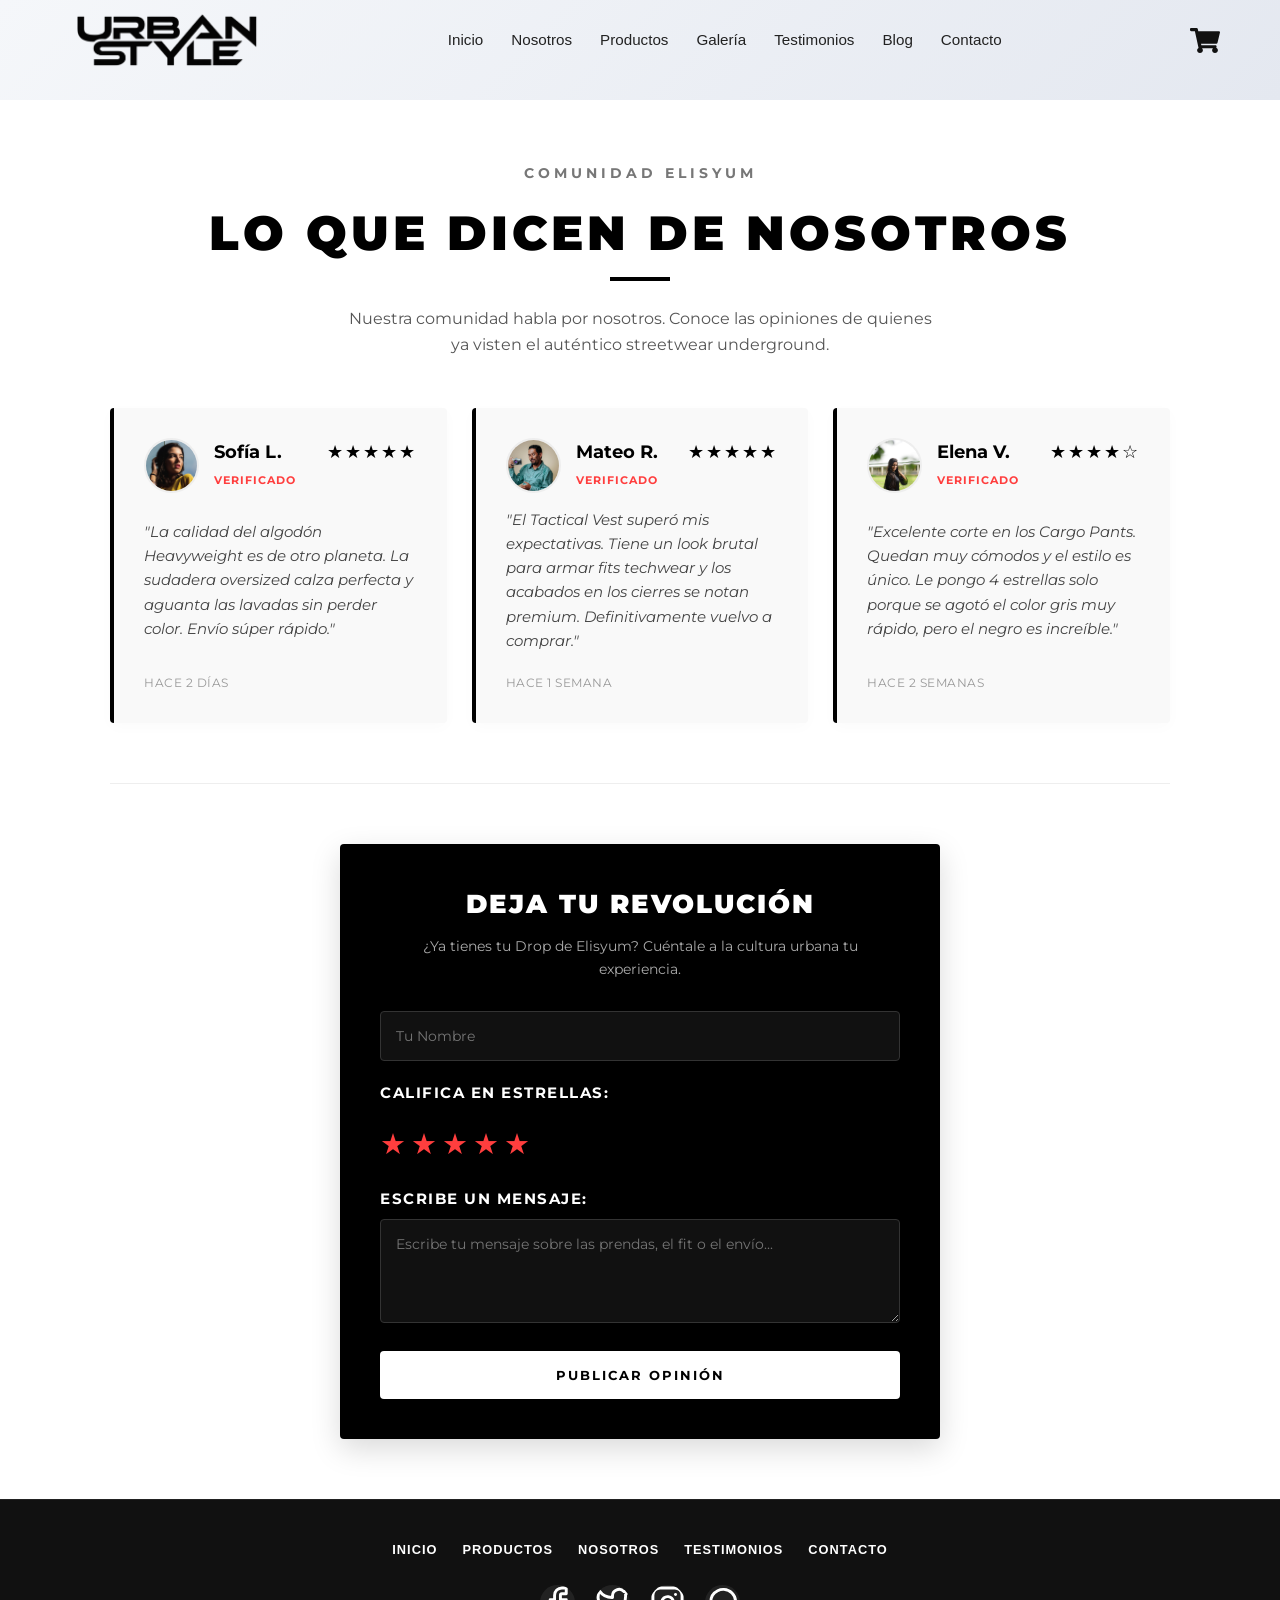
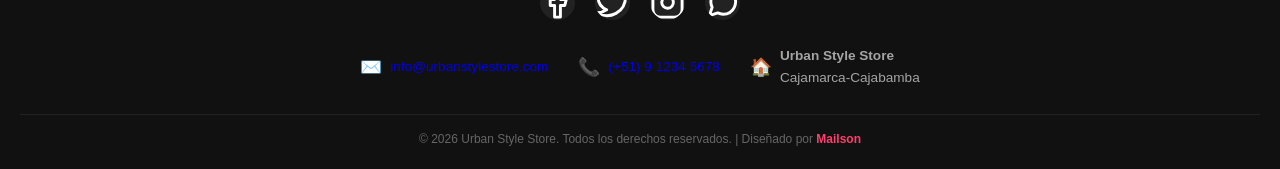
<file: testimonios.html>
<!DOCTYPE html>
<html lang="es">
<head>
    <meta charset="UTF-8">
    <meta http-equiv="X-UA-Compatible" content="IE=edge">
    <meta name="viewport" content="width=device-width, initial-scale=1.0">
    <title>Testimonios | Elisyum Trend</title>
    <!-- Hojas de estilo -->
    <link rel="stylesheet" href="styles/indexstyle.css">
    <link rel="stylesheet" href="styles/testimonios.css">
    <script src="scripts/indexscript.js"></script>
</head>
<body>

    <!-- ================= HEADER ================= -->
        <header class="header" style="min-height: auto; padding-bottom: 20px;">
    <div class="menu container">
        <!-- CORRECCIÓN: El checkbox fuera de logo-area -->
        <input type="checkbox" id="menu">

        <div class="logo-area">
            <label for="menu"> 
                <img src="images/menu.png" class="menu-icon" alt="menu">
            </label>
            <a href="index.html" class="logo-link">
                <img src="images/logo.png" class="logo-img" alt="Logo MAI">
            </a>
        </div>

        <nav class="navbar">
            <ul>
                <li><a href="index.html">Inicio</a></li>
                <li><a href="nosotros.html">Nosotros</a></li>
                <li><a href="productos.html">Productos</a></li>
                <li><a href="galeria.html">Galería</a></li>
                <li><a href="testimonios.html">Testimonios</a></li>
                <li class="has-submenu">
                    <a href="#">Blog</a>
                    <ul class="submenu-blog">
                        <li><a href="noticias.html">Noticias</a></li>
                        <li><a href="articulos.html">Artículos</a></li>
                    </ul>
                </li>
                <li><a href="contacto.html">Contacto</a></li>
            </ul>
        </nav>

        <div class="carrito-container">
            <ul>
                <li class="sub-menu">
                    <img src="images/car.svg" id="img-carrito" alt="carrito">
                    <div id="carrito">
                        <table id="lista-carrito">
                            <thead>
                                <tr>
                                    <th>Imagen</th>
                                    <th>Nombre</th>
                                    <th>Precio</th>
                                    <th></th>
                                </tr>
                            </thead>
                            <tbody></tbody>
                        </table>   
                        
                        <div style="display: flex; gap: 10px; margin-top: 15px; padding: 0 10px 10px 10px;">
                            <a href="#" id="vaciar-carrito" class="btn-2" style="flex: 1; text-align: center; padding: 10px 5px; font-size: 13px; text-decoration: none;">Vaciar Carrito</a>
                            <a href="pago.html" id="ir-pagar" class="btn-1" style="flex: 1; text-align: center; padding: 10px 5px; font-size: 13px; text-decoration: none; display: inline-block;">Pagar Pedido</a>
                        </div>
                    </div>
                </li>
            </ul>
        </div>
    </div>
</header>

    <!-- ================= CONTENIDO PRINCIPAL DE TESTIMONIOS ================= -->
    <main class="testimonios-main">
        <section class="testimonios-section">
            <div class="testimonios-header">
                <span class="sub-tag">COMUNIDAD ELISYUM</span>
                <h2>LO QUE DICEN DE NOSOTROS</h2>
                <div class="header-line"></div>
                <p>Nuestra comunidad habla por nosotros. Conoce las opiniones de quienes ya visten el auténtico streetwear underground.</p>
            </div>

            <!-- Grid de Tarjetas de Testimonios -->
            <div class="testimonios-grid" id="testimoniosGrid">
                
                <!-- Testimonio 1 -->
                <article class="testimonio-card">
                    <div class="card-top">
                        <div class="user-meta">
                            <!-- Foto importada de Unsplash -->
                            <img src="images/testimonio/sofia.jpg" alt="Sofía L." class="user-avatar">
                            <div class="user-info">
                                <h4>Sofía L.</h4>
                                <span class="user-tag">Verificado</span>
                            </div>
                        </div>
                        <div class="stars">★★★★★</div>
                    </div>
                    <p class="testimonio-text">"La calidad del algodón Heavyweight es de otro planeta. La sudadera oversized calza perfecta y aguanta las lavadas sin perder color. Envío súper rápido."</p>
                    <span class="date-tag">Hace 2 días</span>
                </article>

                <!-- Testimonio 2 -->
                <article class="testimonio-card">
                    <div class="card-top">
                        <div class="user-meta">
                            <!-- Foto importada de Unsplash -->
                            <img src="images/testimonio/mateo.jpg" alt="Mateo R." class="user-avatar">
                            <div class="user-info">
                                <h4>Mateo R.</h4>
                                <span class="user-tag">Verificado</span>
                            </div>
                        </div>
                        <div class="stars">★★★★★</div>
                    </div>
                    <p class="testimonio-text">"El Tactical Vest superó mis expectativas. Tiene un look brutal para armar fits techwear y los acabados en los cierres se notan premium. Definitivamente vuelvo a comprar."</p>
                    <span class="date-tag">Hace 1 semana</span>
                </article>

                <!-- Testimonio 3 -->
                <article class="testimonio-card">
                    <div class="card-top">
                        <div class="user-meta">
                            <!-- Foto importada de Unsplash -->
                            <img src="images/testimonio/elena.jpg" alt="Elena V." class="user-avatar">
                            <div class="user-info">
                                <h4>Elena V.</h4>
                                <span class="user-tag">Verificado</span>
                            </div>
                        </div>
                        <div class="stars">★★★★☆</div>
                    </div>
                    <p class="testimonio-text">"Excelente corte en los Cargo Pants. Quedan muy cómodos y el estilo es único. Le pongo 4 estrellas solo porque se agotó el color gris muy rápido, pero el negro es increíble."</p>
                    <span class="date-tag">Hace 2 semanas</span>
                </article>
                
            </div>

            <div class="separator-line"></div>

            <!-- Formulario interactivo para dejar testimonio -->
            <div class="formulario-testimonio">
                <h3>DEJA TU REVOLUCIÓN</h3>
                <p>¿Ya tienes tu Drop de Elisyum? Cuéntale a la cultura urbana tu experiencia.</p>
                
                <form id="formTestimonio">
                    <div class="input-group">
                        <input type="text" id="nombreInput" placeholder="Tu Nombre" required>
                    </div>

                    <!-- NUEVO: Título dinámico para calificar en estrellas -->
                    <div class="rating-area" style="margin-bottom: 20px;">
                        <label style="display: block; font-weight: bold; margin-bottom: 8px; font-size: 0.95rem;">CALIFICA EN ESTRELLAS:</label>
                        <div class="star-rating" style="font-size: 1.8rem; cursor: pointer; color: #ccc; display: flex; gap: 5px;">
                            <span class="star" data-value="1" style="transition: color 0.2s;">★</span>
                            <span class="star" data-value="2" style="transition: color 0.2s;">★</span>
                            <span class="star" data-value="3" style="transition: color 0.2s;">★</span>
                            <span class="star" data-value="4" style="transition: color 0.2s;">★</span>
                            <span class="star" data-value="5" style="transition: color 0.2s;">★</span>
                        </div>
                        <input type="hidden" id="ratingValue" value="5">
                    </div>

                    <!-- NUEVO: Título dinámico para escribir mensaje -->
                    <div class="input-group">
                        <label style="display: block; font-weight: bold; margin-bottom: 8px; font-size: 0.95rem;">ESCRIBE UN MENSAJE:</label>
                        <textarea id="mensajeInput" rows="4" placeholder="Escribe tu mensaje sobre las prendas, el fit o el envío..." required></textarea>
                    </div>

                    <button type="submit" class="btn-enviar-opinion">PUBLICAR OPINIÓN</button>
                </form>
            </div>
        </section>
    </main>

    <!-- ================= FOOTER ================= -->
    <footer class="main-footer">
        <div class="footer-nav">
            <a href="index.html">INICIO</a>
            <a href="productos.html">PRODUCTOS</a>
            <a href="nosotros.html">NOSOTROS</a>
            <a href="testimonios.html">TESTIMONIOS</a>
            <a href="contacto.html">CONTACTO</a>
        </div>

        <div class="footer-socials">
            <a href="https://www.facebook.com/share/1BLwyTLEC2/" class="social-item" title="Facebook">
                <!-- Icono Facebook SVG -->
                <svg class="social-icon" xmlns="http://www.w3.org/2000/svg" width="24" height="24" viewBox="0 0 24 24" fill="none" stroke="currentColor" stroke-width="2" stroke-linecap="round" stroke-linejoin="round"><path d="M18 2h-3a5 5 0 0 0-5 5v3H7v4h3v8h4v-8h3l1-4h-4V7a1 1 0 0 1 1-1h3z"></path></svg>
                <span class="social-label">Facebook</span>
            </a>
            <a href="https://x.com/Mailsonxp" class="social-item" title="Twitter">
                <!-- Icono Twitter / X SVG -->
                <svg class="social-icon" xmlns="http://www.w3.org/2000/svg" width="24" height="24" viewBox="0 0 24 24" fill="none" stroke="currentColor" stroke-width="2" stroke-linecap="round" stroke-linejoin="round"><path d="M23 3a10.9 10.9 0 0 1-3.14 1.53 4.48 4.48 0 0 0-7.86 3v1A10.66 10.66 0 0 1 3 4s-4 9 5 13a11.64 11.64 0 0 1-7 2c9 5 20 0 20-11.5a4.5 4.5 0 0 0-.08-.83A7.72 7.72 0 0 0 23 3z"></path></svg>
                <span class="social-label">Twitter</span>
            </a>
            <a href="https://www.instagram.com/_mai_san_02_?igsh=bzNjZHJ1MHczN2Y0" class="social-item" title="Instagram">
                <!-- Icono Instagram SVG -->
                <svg class="social-icon" xmlns="http://www.w3.org/2000/svg" width="24" height="24" viewBox="0 0 24 24" fill="none" stroke="currentColor" stroke-width="2" stroke-linecap="round" stroke-linejoin="round"><rect x="2" y="2" width="20" height="20" rx="5" ry="5"></rect><path d="M16 11.37A4 4 0 1 1 12.63 8 4 4 0 0 1 16 11.37z"></path><line x1="17.5" y1="6.5" x2="17.51" y2="6.5"></line></svg>
                <span class="social-label">Instagram</span>
            </a>
            <a href="https://wa.me/56912345678" target="_blank" class="social-item" title="WhatsApp">
                <!-- Icono WhatsApp SVG -->
                <svg class="social-icon" xmlns="http://www.w3.org/2000/svg" width="24" height="24" viewBox="0 0 24 24" fill="none" stroke="currentColor" stroke-width="2" stroke-linecap="round" stroke-linejoin="round"><path d="M21 11.5a8.38 8.38 0 0 1-.9 3.8 8.5 8.5 0 0 1-7.6 4.7 8.38 8.38 0 0 1-3.8-.9L3 21l1.9-5.7a8.38 8.38 0 0 1-.9-3.8 8.5 8.5 0 0 1 4.7-7.6 8.38 8.38 0 0 1 3.8-.9h.5a8.48 8.48 0 0 1 8 8v.5z"></path></svg>
                <span class="social-label">WhatsApp</span>
            </a>
        </div>

        <div class="footer-contact-info">
            <div class="contact-item email-item">
                <span class="contact-icon">✉️</span>
                <a href="mailto:info@urbanstylestore.com">info@urbanstylestore.com</a>
            </div>
            <div class="contact-item phone-item">
                <span class="contact-icon">📞</span>
                <a href="tel:+56912345678">(+51) 9 1234 5678</a>
            </div>
            <div class="contact-item address-item">
                <span class="contact-icon">🏠</span>
                <div class="address-text">
                    <strong>Urban Style Store</strong>
                    <span>Cajamarca-Cajabamba</span>
                </div>
            </div>
        </div>

        <div class="footer-copyright">
            <p>&copy; 2026 Urban Style Store. Todos los derechos reservados. | Diseñado por <span class="highlight">Mailson</span></p>
        </div>
    </footer>


    <script src="scripts/testimonio.js"></script>
    
</body>
</html>
</file>
<file: styles/indexstyle.css>
/* ==========================================================================
   1. VARIABLES Y ESTILOS GENERALES
   ========================================================================== */
:root {
    --primary-color: #111111;
    --accent-color: #ff3e6c;
    --bg-light: #f9f9f9;
    --text-dark: #222222;
    --text-muted: #666666;
    --white: #ffffff;
    --shadow-sm: 0 2px 8px rgba(0, 0, 0, 0.06);
    --shadow-md: 0 8px 24px rgba(0, 0, 0, 0.1);
    --transition: all 0.3s ease;
    --max-width: 1200px;
    --border-color: #e5e5e5;
}

* {
    margin: 0;
    padding: 0;
    box-sizing: border-box;
    text-decoration: none;
    list-style: none;
}

body {
    font-family: 'Segoe UI', Tahoma, Geneva, Verdana, sans-serif;
    background-color: var(--white);
    color: var(--text-dark);
    line-height: 1.6;
    overflow-x: hidden;
}

.container {
    max-width: var(--max-width);
    margin: 0 auto;
    padding: 0 20px;
}

img {
    max-width: 100%;
    height: auto;
    display: block;
}

/* ==========================================================================
   2. BOTONES
   ========================================================================== */
.btn-1, .btn-2 {
    display: inline-block;
    padding: 12px 28px;
    border-radius: 50px;
    font-weight: 600;
    text-transform: uppercase;
    font-size: 0.85rem;
    letter-spacing: 1px;
    transition: var(--transition);
    cursor: pointer;
}

.btn-1 {
    background-color: var(--primary-color);
    color: var(--white);
}

.btn-1:hover {
    background-color: var(--accent-color);
    transform: translateY(-3px);
}

.btn-2 {
    background-color: transparent;
    border: 2px solid var(--primary-color);
    color: var(--primary-color);
}

.btn-2:hover {
    background-color: var(--primary-color);
    color: var(--white);
    transform: translateY(-2px);
}

.btn-regresar {
    display: inline-flex;
    align-items: center;
    gap: 8px;
    text-decoration: none;
    color: var(--primary-color);
    font-weight: 600;
    font-size: 0.95rem;
    transition: var(--transition);
    padding: 8px 16px;
    border-radius: 20px;
    border: 1px solid var(--border-color);
    background: #ffffff;
}

.btn-regresar:hover {
    background-color: var(--primary-color);
    color: #ffffff;
    border-color: var(--primary-color);
    transform: translateX(-3px);
}

/* ==========================================================================
   3. HEADER Y NAVEGACIÓN
   ========================================================================== */
.header {
    background: linear-gradient(135deg, #f5f7fa 0%, #e4e8f0 100%);
    min-height: 100vh;
    position: relative;
}

.menu {
    display: flex;
    justify-content: space-between;
    align-items: center;
    padding: 10px 20px;
    position: relative;
    z-index: 100;
}

.logo-area {
    display: flex;
    align-items: center;
    gap: 15px;
}

.logo-link {
    display: flex;
    align-items: center;
}

.logo-img {
    height: 60px;
    width: auto;
    object-fit: contain;
    display: block;
    transition: var(--transition);
}

.logo-link:hover .logo-img {
    transform: scale(1.05);
}

#menu {
    display: none;
}

.menu-icon {
    width: 28px;
    cursor: pointer;
    display: none;
}

.navbar ul {
    display: flex;
    gap: 20px;
}

.navbar a {
    color: var(--text-dark);
    font-weight: 500;
    font-size: 0.95rem;
    padding: 8px 4px;
    position: relative;
    transition: var(--transition);
}

.navbar a::after {
    content: '';
    position: absolute;
    bottom: 0;
    left: 0;
    width: 0;
    height: 2px;
    background-color: var(--accent-color);
    transition: var(--transition);
}

.navbar a:hover::after {
    width: 100%;
}

.has-submenu {
    position: relative;
}

.submenu-blog {
    position: absolute;
    top: 100%;
    left: 0;
    background-color: var(--white);
    box-shadow: var(--shadow-md);
    padding: 10px 0;
    min-width: 150px;
    border-radius: 8px;
    display: flex;
    flex-direction: column;
    gap: 0 !important;
    opacity: 0;
    visibility: hidden;
    transform: translateY(10px);
    transition: var(--transition);
}

.has-submenu:hover .submenu-blog {
    opacity: 1;
    visibility: visible;
    transform: translateY(0);
}

.submenu-blog li a {
    display: block;
    padding: 10px 20px;
}

.submenu-blog li a::after {
    display: none;
}

.submenu-blog li a:hover {
    background-color: var(--bg-light);
    color: var(--accent-color);
}

/* ==========================================================================
   4. CARRITO DE COMPRAS
   ========================================================================== */
.carrito-container {
    position: relative;
}

#img-carrito {
    width: 30px;
    cursor: pointer;
    transition: var(--transition);
}

#img-carrito:hover {
    transform: scale(1.1);
}

#carrito {
    position: absolute;
    right: 0;
    top: 130%;
    background: rgba(255, 255, 255, 0.95);
    backdrop-filter: blur(10px);
    box-shadow: var(--shadow-md);
    padding: 20px;
    min-width: 400px;
    border-radius: 12px;
    border: 1px solid rgba(0,0,0,0.05);
    display: none; 
}

.sub-menu:hover #carrito {
    display: block;
}

#lista-carrito {
    width: 100%;
    border-collapse: collapse;
    margin-bottom: 15px;
}

#lista-carrito th {
    text-align: left;
    padding-bottom: 10px;
    border-bottom: 1px solid #eee;
    font-size: 0.85rem;
    color: var(--text-muted);
}

#lista-carrito td {
    padding: 10px 0;
    border-bottom: 1px solid #f5f5f5;
    font-size: 0.9rem;
}

/* ==========================================================================
   5. CONTENIDOS (HERO, PRODUCTOS, BLOG)
   ========================================================================== */
.header-content {
    display: flex;
    align-items: center;
    justify-content: space-between;
    min-height: calc(100vh - 80px);
    padding-bottom: 60px;
    gap: 40px;
}

.header-img {
    flex: 1;
    display: flex;
    justify-content: center;
}

.header-img img {
    max-height: 70vh;
    filter: drop-shadow(10px 15px 30px rgba(0,0,0,0.15));
    animation: float 6s ease-in-out infinite;
}

@keyframes float {
    0%, 100% { transform: translateY(0); }
    50% { transform: translateY(-15px); }
}

.header-txt {
    flex: 1;
}

.header-txt h1 {
    font-size: 4rem;
    line-height: 1.1;
    font-weight: 800;
    margin-bottom: 15px;
    text-transform: uppercase;
}

.header-txt p {
    font-size: 1.2rem;
    color: var(--text-muted);
    margin-bottom: 30px;
    text-transform: capitalize;
}

.oferta {
    display: grid;
    grid-template-columns: repeat(auto-fit, minmax(300px, 1fr));
    gap: 30px;
    margin-top: -50px;
    position: relative;
    z-index: 10;
    padding-bottom: 60px;
}

.oferta-1 {
    background-color: var(--white);
    border-radius: 16px;
    overflow: hidden;
    box-shadow: var(--shadow-sm);
    display: flex;
    align-items: center;
    padding: 20px;
    gap: 20px;
    transition: var(--transition);
    border: 1px solid #f0f0f0;
}

.oferta-1:hover {
    transform: translateY(-5px);
    box-shadow: var(--shadow-md);
}

.oferta-img {
    width: 40%;
}

.oferta-text {
    width: 60%;
}

.oferta-text h3 {
    font-size: 1.2rem;
    margin-bottom: 10px;
}

.productos {
    padding: 80px 20px;
}

.productos h2 {
    text-align: center;
    font-size: 2.5rem;
    margin-bottom: 50px;
    position: relative;
    text-transform: uppercase;
    letter-spacing: 1px;
}

.productos h2::after {
    content: '';
    position: absolute;
    bottom: -10px;
    left: 50%;
    transform: translateX(-50%);
    width: 60px;
    height: 4px;
    background-color: var(--accent-color);
    border-radius: 2px;
}

.productos-content {
    display: grid;
    grid-template-columns: repeat(auto-fill, minmax(280px, 1fr));
    gap: 35px;
}

.product {
    background-color: var(--white);
    border-radius: 12px;
    overflow: hidden;
    box-shadow: var(--shadow-sm);
    transition: var(--transition);
    display: flex;
    flex-direction: column;
    border: 1px solid #f0f0f0;
}

.product:hover {
    transform: translateY(-8px);
    box-shadow: var(--shadow-md);
}

.product img {
    width: 100%;
    height: 320px;
    object-fit: cover;
    background-color: var(--bg-light);
    transition: var(--transition);
}

.product:hover img {
    transform: scale(1.03);
}

.product-txt {
    padding: 20px;
    text-align: center;
    display: flex;
    flex-direction: column;
    flex-grow: 1;
}

.product-txt h3 {
    font-size: 1.2rem;
    margin-bottom: 5px;
}

.product-txt p {
    color: var(--text-muted);
    font-size: 0.9rem;
    margin-bottom: 10px;
}

.product-txt .precio {
    font-size: 1.4rem;
    font-weight: 700;
    color: var(--accent-color);
    margin-bottom: 15px;
    margin-top: auto;
}

.iconos {
    display: grid;
    grid-template-columns: repeat(auto-fit, minmax(250px, 1fr));
    gap: 30px;
    background-color: var(--bg-light);
    padding: 60px 40px;
    border-radius: 20px;
    margin-bottom: 80px;
}

.icono-1 {
    display: flex;
    align-items: center;
    gap: 20px;
}

.icono-img {
    background-color: var(--white);
    padding: 15px;
    border-radius: 12px;
    box-shadow: var(--shadow-sm);
    display: flex;
    align-items: center;
    justify-content: center;
}

.icono-img img {
    width: 35px;
    height: 35px;
}

.icono-text h3 {
    font-size: 1.1rem;
    margin-bottom: 2px;
}

.icono-text p {
    font-size: 0.85rem;
    color: var(--text-muted);
}

.blog {
    display: grid;
    grid-template-columns: repeat(auto-fit, minmax(320px, 1fr));
    gap: 40px;
    padding-bottom: 100px;
}

.blog-1 {
    display: flex;
    flex-direction: column;
    gap: 15px;
}

.blog-1 img {
    border-radius: 12px;
    width: 100%;
    height: 240px;
    object-fit: cover;
    box-shadow: var(--shadow-sm);
    transition: var(--transition);
}

.blog-1:hover img {
    transform: scale(1.02);
    box-shadow: var(--shadow-md);
}

.blog-1 h3 {
    font-size: 1.4rem;
    font-weight: 700;
}

.blog-1 p {
    color: var(--text-muted);
    font-size: 0.95rem;
}

.blog-1 .btn-2 {
    align-self: flex-start;
    padding: 8px 20px;
}

/* ==========================================================================
   6. FOOTER COMPACTO Y ACTUALIZADO
   ========================================================================== */
.main-footer {
    background-color: var(--primary-color);
    color: #a5a5a5;
    padding: 40px 20px 20px 20px;
    border-top: 1px solid #222;
}

.footer-nav {
    display: flex;
    justify-content: center;
    gap: 25px;
    margin-bottom: 25px;
}

.footer-nav a {
    color: var(--white);
    font-size: 0.8rem;
    font-weight: 700;
    letter-spacing: 1px;
}

.footer-socials {
    display: flex;
    justify-content: center;
    gap: 20px;
    margin-bottom: 25px;
}

.social-icon {
    width: 35px;
    height: 35px;
    background-color: #222;
    color: var(--white);
    border-radius: 50%;
    display: flex;
    align-items: center;
    justify-content: center;
    transition: var(--transition);
}

.social-label {
    display: none;
}

.footer-contact-info {
    display: flex;
    justify-content: center;
    gap: 30px;
    margin-bottom: 25px;
    font-size: 0.85rem;
}

.contact-item {
    display: flex;
    align-items: center;
    gap: 8px;
}

.contact-icon {
    font-size: 1.1rem;
}

.address-text {
    display: flex;
    flex-direction: column;
}

.footer-copyright {
    text-align: center;
    font-size: 0.75rem;
    color: #666;
    border-top: 1px solid #222;
    padding-top: 15px;
}

.footer-copyright .highlight {
    color: var(--accent-color);
    font-weight: bold;
}

@media (max-width: 991px) {
    .menu-icon {
        display: block;
    }

    .navbar {
        position: absolute;
        top: 100%;
        left: 0;
        right: 0;
        background-color: var(--white);
        box-shadow: var(--shadow-md);
        padding: 20px;
        display: none;
    }

    .navbar ul {
        flex-direction: column;
        gap: 15px;
    }

    #menu:checked ~ .navbar {
        display: block;
    }

    .header-content {
        flex-direction: column-reverse;
        text-align: center;
        padding-top: 40px;
        justify-content: center;
    }

    .header-txt h1 {
        font-size: 2.8rem;
    }

    .header-img img {
        max-height: 45vh;
    }

    #carrito {
        position: fixed;
        top: 80px;
        left: 20px;
        right: 20px;
        min-width: unset;
        width: calc(100% - 40px);
    }
}

@media (max-width: 768px) {
    .footer-contact-info {
        flex-direction: column;
        align-items: center;
        text-align: center;
        gap: 15px;
    }
}

@media (max-width: 480px) {
    .header-txt h1 {
        font-size: 2.2rem;
    }
    
    .oferta {
        margin-top: 20px;
    }
    
    .iconos {
        padding: 40px 20px;
    }
}
</file>
<file: styles/contacto.css>
/* ==========================================
   1. ESTILOS GENERALES Y RESET
   ========================================== */
* {
    margin: 0;
    padding: 0;
    box-sizing: border-box;
    font-family: 'Segoe UI', Tahoma, Geneva, Verdana, sans-serif;
}

body {
    background-color: #f9f9f9;
    color: #333;
    line-height: 1.6;
}

.container {
    max-width: 1200px;
    margin: 0 auto;
    padding: 0 20px;
}

a {
    text-decoration: none;
    color: inherit;
    transition: color 0.3s ease;
}

/* ==========================================
   2. HEADER Y NAVEGACIÓN
   ========================================== */
.header {
    background-color: #ffffff;
    box-shadow: 0 2px 5px rgba(0,0,0,0.05);
    position: sticky;
    top: 0;
    z-index: 1000;
}

.menu {
    display: flex;
    justify-content: space-between;
    align-items: center;
    padding: 15px 20px;
}

.logo-area {
    display: flex;
    align-items: center;
}

.logo-img {
    height: 40px;
    width: auto;
}

#menu, .menu-icon {
    display: none; /* Oculto en escritorio */
}

/* Navbar Principal */
.navbar ul {
    display: flex;
    list-style: none;
    gap: 20px;
}

.navbar ul li {
    position: relative;
}

.navbar ul li a {
    font-size: 0.95rem;
    font-weight: 500;
    padding: 8px 4px;
}

.navbar ul li a:hover {
    color: #0056b3;
}

/* Submenú del Blog */
.has-submenu .submenu-blog {
    display: none;
    position: absolute;
    top: 100%;
    left: 0;
    background-color: #ffffff;
    box-shadow: 0 4px 6px rgba(0,0,0,0.1);
    padding: 10px 0;
    min-width: 150px;
    border-radius: 4px;
}

.has-submenu:hover .submenu-blog {
    display: block;
}

.has-submenu .submenu-blog li {
    width: 100%;
}

.has-submenu .submenu-blog li a {
    display: block;
    padding: 8px 20px;
}

.has-submenu .submenu-blog li a:hover {
    background-color: #f5f5f5;
}

/* Carrito de compras */
.carrito-container ul {
    list-style: none;
}

#img-carrito {
    width: 30px;
    cursor: pointer;
}

.sub-menu {
    position: relative;
}

#carrito {
    display: none; 
    position: absolute;
    right: 0;
    top: 100%;
    background-color: #fff;
    padding: 20px;
    min-width: 300px;
    box-shadow: 0 10px 20px rgba(0,0,0,0.1);
    border-radius: 4px;
    z-index: 100;
}

.sub-menu:hover #carrito {
    display: block; 
}

#lista-carrito {
    width: 100%;
    border-collapse: collapse;
    margin-bottom: 15px;
    font-size: 0.85rem;
}

#lista-carrito th {
    border-bottom: 1px solid #eee;
    padding-bottom: 5px;
    text-align: left;
}

.btn-2 {
    display: block;
    text-align: center;
    background-color: #333;
    color: #fff;
    padding: 8px;
    font-size: 0.9rem;
    border-radius: 4px;
}

.btn-2:hover {
    background-color: #555;
}

/* ==========================================
   3. CONTENIDO DE LA PÁGINA DE CONTACTO
   ========================================== */
main {
    max-width: 800px;
    margin: 40px auto;
    padding: 0 20px;
}

main h1 {
    font-size: 2.5rem;
    text-align: center;
    margin-bottom: 10px;
    color: #222;
}

main > p {
    text-align: center;
    color: #666;
    margin-bottom: 40px;
}

section {
    background: #ffffff;
    padding: 30px;
    margin-bottom: 30px;
    border-radius: 8px;
    box-shadow: 0 4px 6px rgba(0,0,0,0.02);
}

section h2 {
    font-size: 1.4rem;
    margin-bottom: 20px;
    border-bottom: 2px solid #eee;
    padding-bottom: 10px;
    color: #444;
}

/* Datos de contacto específicos */
.datos-contacto ul li a {
    color: #0056b3;
}

.datos-contacto ul li a:hover {
    text-decoration: underline;
}

/* Mapa de Google Maps */
.mapa-seccion {
    display: flex;
    flex-direction: column;
}

.mapa-contenedor {
    width: 100%;
    border-radius: 8px;
    overflow: hidden;
    box-shadow: 0 4px 10px rgba(0, 0, 0, 0.05);
}

.mapa-contenedor iframe {
    display: block;
    width: 100%;
    height: 400px;
}

/* Formulario de Contacto */
form p {
    margin-bottom: 20px;
}

form label {
    font-weight: 600;
    font-size: 0.9rem;
    color: #555;
}

form input[type="text"],
form input[type="email"],
form textarea {
    width: 100%;
    padding: 12px;
    margin-top: 5px;
    border: 1px solid #ddd;
    border-radius: 6px;
    font-size: 1rem;
    transition: all 0.3s ease;
}

form input:focus,
form textarea:focus {
    outline: none;
    border-color: #0056b3;
    box-shadow: 0 0 0 3px rgba(0, 86, 179, 0.1);
}

form button[type="submit"] {
    background-color: #0056b3;
    color: white;
    padding: 14px 24px;
    border: none;
    border-radius: 6px;
    font-size: 1rem;
    cursor: pointer;
    font-weight: 600;
    width: 100%;
    transition: background-color 0.3s;
}

form button[type="submit"]:hover {
    background-color: #004085;
}

/* Acordeón / FAQs */
details {
    background-color: #f8f9fa;
    padding: 15px;
    margin-bottom: 12px;
    border-radius: 6px;
    border-left: 4px solid #0056b3;
    transition: background-color 0.3s;
}

details:hover {
    background-color: #f1f3f5;
}

summary {
    font-weight: 600;
    cursor: pointer;
    outline: none;
}

details p {
    margin-top: 10px;
    color: #555;
    font-size: 0.95rem;
}

/* ==========================================
   4. FOOTER
   ========================================== */
.footer {
    background-color: #1a1a1a;
    color: #b3b3b3;
    padding: 60px 0;
    margin-top: 60px;
}

.footer-content {
    display: grid;
    grid-template-columns: repeat(4, 1fr);
    gap: 30px;
}

.footer .link h3 {
    color: #fff;
    font-size: 1.1rem;
    margin-bottom: 20px;
}

.footer .link ul {
    list-style: none;
}

.footer .link ul li {
    margin-bottom: 10px;
}

.footer .link ul li a {
    font-size: 0.9rem;
}

.footer .link ul li a:hover {
    color: #fff;
}

/* ==========================================
   5. RESPONSIVE DESIGN (MÓVILES)
   ========================================== */
@media (max-width: 768px) {
    .menu-icon {
        display: block;
        width: 30px;
        cursor: pointer;
        margin-right: 15px;
    }

    .logo-area {
        flex-direction: row;
    }

    .navbar {
        display: none; 
        position: absolute;
        top: 100%;
        left: 0;
        width: 100%;
        background-color: #fff;
        box-shadow: 0 4px 6px rgba(0,0,0,0.1);
    }

    #menu:checked ~ .navbar {
        display: block;
    }

    .navbar ul {
        flex-direction: column;
        gap: 0;
    }

    .navbar ul li a {
        display: block;
        padding: 15px 20px;
        border-bottom: 1px solid #eee;
    }

    .has-submenu .submenu-blog {
        position: relative;
        box-shadow: none;
        padding-left: 20px;
        background-color: #fafafa;
    }

    main {
        margin: 20px auto;
    }
    
    .footer-content {
        grid-template-columns: repeat(2, 1fr);
    }

    .mapa-contenedor iframe {
        height: 300px;
    }
}

@media (max-width: 480px) {
    .footer-content {
        grid-template-columns: 1fr;
    }
    
    section {
        padding: 20px;
    }
}
</file>
<file: styles/galeria.css>
@import url('https://fonts.googleapis.com/css2?family=Montserrat:wght@300;400;700;900&display=swap');

:root {
    --galeria-principal: #000000;
    --galeria-secundario: #ffffff;
    --galeria-gris-oscuro: #111111;
    --galeria-gris-medio: #777777;
    --galeria-gris-claro: #f9f9f9;
    --galeria-acento: #ff3e3e; 
    --galeria-fuente: 'Montserrat', sans-serif;
    --galeria-transicion: all 0.4s cubic-bezier(0.25, 0.8, 0.25, 1);
}

.lookbook-section {
    font-family: var(--galeria-fuente);
    max-width: 1200px;
    margin: 0 auto;
    padding: 40px 20px;
    box-sizing: border-box;
}

.lookbook-section *, 
.lookbook-section *::before, 
.lookbook-section *::after {
    box-sizing: border-box;
}

.lookbook-header {
    text-align: center;
    margin-bottom: 50px;
}

.lookbook-header .sub-tag {
    font-size: 0.85rem;
    font-weight: 700;
    letter-spacing: 4px;
    color: var(--galeria-gris-medio);
    display: inline-block;
    margin-bottom: 10px;
}

.lookbook-header h2 {
    font-size: 3rem;
    font-weight: 900;
    letter-spacing: 6px;
    margin: 10px 0;
    color: var(--galeria-principal);
    line-height: 1.2;
}

.lookbook-header .header-line {
    width: 60px;
    height: 4px;
    background-color: var(--galeria-principal);
    margin: 15px auto 25px;
}

.lookbook-header p {
    font-size: 1rem;
    color: var(--galeria-gris-medio);
    max-width: 600px;
    margin: 0 auto;
    line-height: 1.6;
}

/* ==========================================================================
   FILTROS DE LA GALERÍA (Limpios de estilos en línea)
   ========================================================================== */
.galeria-filtros {
    display: flex;
    justify-content: center;
    gap: 20px;
    margin-bottom: 40px;
    flex-wrap: wrap;
    text-align: center;
}

.galeria-filtros .filtro-btn {
    font-size: 0.9rem;
    font-weight: normal;
    color: var(--galeria-gris-medio);
    letter-spacing: 2px;
    text-transform: uppercase;
    cursor: pointer;
    padding-bottom: 5px;
    border-bottom: 2px solid transparent;
    transition: var(--galeria-transicion);
}

.galeria-filtros .filtro-btn.activo {
    color: var(--galeria-principal);
    border-bottom: 2px solid var(--galeria-principal);
    font-weight: bold;
}

.galeria-filtros .filtro-btn:hover {
    color: var(--galeria-principal);
    border-bottom: 2px solid var(--galeria-principal);
}

/* ==========================================================================
   GRID DE LA GALERÍA
   ========================================================================== */
.galeria-grid {
    display: grid;
    grid-template-columns: repeat(auto-fill, minmax(280px, 1fr));
    gap: 20px;
    align-items: start;
}

.galeria-item {
    position: relative;
    overflow: hidden;
    background-color: transparent;
    border-radius: 4px;
    box-shadow: 0 4px 15px rgba(0, 0, 0, 0.05);
    display: flex; 
    opacity: 1;
    transform: scale(1);
    /* Transición suave para ocultar y mostrar */
    transition: opacity 0.4s ease, transform 0.4s ease, visibility 0.4s;
    visibility: visible;
}

/* Clase dinámica añadida por JS para filtrar de forma fluida */
.galeria-item.oculto {
    opacity: 0;
    transform: scale(0.92);
    visibility: hidden;
    position: absolute; /* Evita que ocupe espacio físico en el grid */
    pointer-events: none;
}

.galeria-item img {
    width: 100%;
    height: auto;
    display: block;
    transition: var(--galeria-transicion);
    filter: grayscale(15%);
}

.galeria-item .item-overlay {
    position: absolute;
    top: 0;
    left: 0;
    width: 100%;
    height: 100%;
    background: linear-gradient(to top, rgba(0, 0, 0, 0.8) 0%, rgba(0, 0, 0, 0.2) 60%, rgba(0, 0, 0, 0.1) 100%);
    display: flex;
    flex-direction: column;
    justify-content: flex-end;
    padding: 25px;
    opacity: 0;
    transition: var(--galeria-transicion);
    z-index: 2;
}

.galeria-item:hover img {
    transform: scale(1.05);
    filter: grayscale(0%);
}

.galeria-item:hover .item-overlay {
    opacity: 1;
}

.galeria-item .item-tag {
    font-size: 0.7rem;
    font-weight: 700;
    letter-spacing: 2px;
    color: var(--galeria-acento);
    text-transform: uppercase;
    margin-bottom: 8px;
    display: inline-block;
}

.galeria-item .item-title {
    font-size: 1.4rem;
    font-weight: 700;
    color: var(--galeria-secundario);
    margin: 0 0 15px 0;
    letter-spacing: 1px;
}

.galeria-item .item-btn {
    align-self: flex-start;
    color: var(--galeria-secundario);
    text-decoration: none;
    font-size: 0.85rem;
    font-weight: 700;
    letter-spacing: 1px;
    border-bottom: 2px solid var(--galeria-secundario);
    padding-bottom: 3px;
    transition: var(--galeria-transicion);
}

.galeria-item .item-btn:hover {
    color: var(--galeria-acento);
    border-color: var(--galeria-acento);
}

/* ==========================================================================
   SECCIÓN DE INFORMACIÓN URBANA
   ========================================================================== */
.galeria-info-extra {
    margin-top: 80px;
    padding: 50px 30px !important;
    background-color: var(--galeria-gris-claro) !important;
    border-left: 5px solid var(--galeria-principal);
}

.galeria-info-extra h3 {
    font-size: 1.8rem;
    font-weight: 900;
    color: var(--galeria-principal);
    margin-top: 0;
}

.galeria-info-extra p {
    font-size: 1rem;
    line-height: 1.8;
}

.badges-container {
    margin-top: 30px;
    display: flex;
    justify-content: center;
    gap: 30px;
    flex-wrap: wrap;
}

.badges-container div {
    background-color: var(--galeria-principal);
    color: var(--galeria-secundario);
    padding: 10px 20px;
    border-radius: 50px;
    font-size: 0.8rem;
    letter-spacing: 1px;
    text-transform: uppercase;
    box-shadow: 0 4px 10px rgba(0, 0, 0, 0.1);
}

.badges-container div strong {
    color: var(--galeria-acento);
}

/* ==========================================================================
   CARRITO (Visualización activa)
   ========================================================================== */
#carrito {
    display: none; /* Oculto por defecto */
    position: absolute;
    right: 0;
    top: 100%;
    background-color: var(--galeria-secundario);
    min-width: 300px;
    box-shadow: 0px 8px 16px rgba(0,0,0,0.2);
    z-index: 100;
    border-radius: 4px;
}

#carrito.mostrar-carrito {
    display: block; /* Muestra el carrito cuando se activa la clase */
}

/* ==========================================================================
   MEDIA QUERIES
   ========================================================================== */
@media (max-width: 600px) {
    .lookbook-header h2 {
        font-size: 2.2rem;
    }
    
    .galeria-grid {
        grid-template-columns: 1fr;
    }
    
    .badges-container {
        flex-direction: column;
        gap: 15px !important;
    }
}
</file>
<file: styles/productosstyle.css>
:root {
    --accent-red: #ff2a2a;
    --dark-matte: #0a0a0b;
    --gray-bg: #f8f9fa;
    --gray-border: #e9ecef;
    --text-main: #111111;
    --text-muted: #6c757d;
    --bezier-premium: cubic-bezier(0.16, 1, 0.3, 1);
}

/* 1. CORRECCIÓN Y CONTRACCIÓN DE LOGO/MENU */
.header-productos {
    min-height: auto !important;
    height: auto !important;
    padding-bottom: 0 !important;
    background-color: #ffffff;
    border-bottom: 1px solid var(--gray-border);
}

/* 2. HERO DE LA TIENDA */
.shop-hero {
    padding: 60px 20px 30px 20px;
    text-align: center;
    background: radial-gradient(circle at top, #f1f3f5 0%, #ffffff 80%);
}

.shop-hero h1 {
    font-size: 3.8rem;
    text-transform: uppercase;
    font-weight: 900;
    letter-spacing: -2px;
    margin-bottom: 10px;
    color: var(--dark-matte);
}

.shop-hero p {
    color: var(--text-muted);
    font-size: 1.15rem;
    max-width: 500px;
    margin: 0 auto;
}

/* 3. ESTRUCTURA LAYOUT (MOBILE FIRST) */
.shop-layout {
    display: flex;
    flex-direction: column;
    gap: 40px;
    padding: 40px 20px 80px 20px;
}

/* SIDEBAR / FILTROS */
.shop-sidebar {
    width: 100%;
}

.filter-group {
    margin-bottom: 35px;
}

.filter-group h3 {
    font-size: 0.95rem;
    text-transform: uppercase;
    font-weight: 800;
    letter-spacing: 1px;
    margin-bottom: 15px;
    color: var(--dark-matte);
    border-left: 3px solid var(--accent-red);
    padding-left: 10px;
}

.filter-list {
    list-style: none;
    padding: 0;
}

.filter-list li {
    margin-bottom: 10px;
}

.filter-list a {
    text-decoration: none;
    color: var(--text-muted);
    font-size: 1rem;
    font-weight: 500;
    transition: color 0.3s ease;
}

.filter-list a:hover, 
.filter-list .active-filter {
    color: var(--accent-red);
    font-weight: 700;
}

/* Checkboxes Estilizados */
.filter-checkbox {
    display: flex;
    align-items: center;
    gap: 10px;
    margin-bottom: 12px;
    font-size: 0.95rem;
    color: var(--text-main);
    cursor: pointer;
}

.filter-checkbox input[type="checkbox"] {
    accent-color: var(--dark-matte);
    width: 16px;
    height: 16px;
}

/* UTILITY BAR (Contador y Selector) */
.grid-utility-bar {
    display: flex;
    justify-content: space-between;
    align-items: center;
    padding-bottom: 20px;
    margin-bottom: 30px;
    border-bottom: 1px solid var(--gray-border);
}

.product-count {
    font-size: 0.9rem;
    color: var(--text-muted);
    font-weight: 500;
}

.sort-select {
    padding: 8px 16px;
    border: 1px solid var(--gray-border);
    background-color: #ffffff;
    font-size: 0.9rem;
    font-weight: 600;
    outline: none;
    cursor: pointer;
}

/* 4. GRILLA DE PRODUCTOS EXCLUSIVA */
.products-grid {
    display: grid;
    grid-template-columns: repeat(auto-fill, minmax(260px, 1fr));
    gap: 30px;
}

/* ITEM INDIVIDUAL CON ANIMACIÓN INTEGRADA PARA FILTROS */
.product-item {
    background-color: #ffffff;
    display: flex;
    flex-direction: column;
    opacity: 1;
    transform: scale(1);
    transition: transform 0.4s var(--bezier-premium), 
                opacity 0.4s ease, 
                box-shadow 0.4s ease;
}

/* Contenedor de la Imagen */
.product-img-box {
    width: 100%;
    height: 340px;
    background-color: var(--gray-bg);
    position: relative;
    overflow: hidden;
}

.product-item img {
    width: 100%;
    height: 100%;
    object-fit: cover;
    transition: transform 0.6s var(--bezier-premium);
}

/* Zoom elegante al pasar el cursor */
.product-item:hover img {
    transform: scale(1.05);
}

/* Badges / Etiquetas de Estado */
.badge-tag {
    position: absolute;
    top: 15px;
    left: 15px;
    padding: 6px 12px;
    font-size: 0.75rem;
    text-transform: uppercase;
    font-weight: 800;
    letter-spacing: 0.5px;
}

.tag-new {
    background-color: var(--dark-matte);
    color: #ffffff;
}

.tag-limited {
    background-color: var(--accent-red);
    color: #ffffff;
}

/* Detalles de Texto */
.product-details {
    padding: 20px 0 10px 0;
    display: flex;
    flex-direction: column;
    flex-grow: 1;
}

.product-category {
    font-size: 0.8rem;
    text-transform: uppercase;
    letter-spacing: 1px;
    color: var(--text-muted);
    font-weight: 700;
    margin-bottom: 6px;
}

.product-title {
    font-size: 1.2rem;
    font-weight: 800;
    color: var(--dark-matte);
    margin-bottom: 8px;
    line-height: 1.2;
}

.product-desc {
    font-size: 0.9rem;
    color: var(--text-muted);
    line-height: 1.5;
    margin-bottom: 20px;
}

/* Footer de Tarjeta */
.product-footer {
    display: flex;
    justify-content: space-between;
    align-items: center;
    margin-top: auto;
}

.product-price {
    font-size: 1.25rem;
    font-weight: 900;
    color: var(--dark-matte);
}

/* Botón Añadir al Carrito Estilo Street */
.btn-shop {
    padding: 10px 22px;
    background-color: var(--dark-matte);
    color: #ffffff;
    border: none;
    font-size: 0.85rem;
    text-transform: uppercase;
    font-weight: 700;
    letter-spacing: 0.5px;
    cursor: pointer;
    transition: all 0.3s var(--bezier-premium);
}

.btn-shop:hover {
    background-color: var(--accent-red);
    transform: translateY(-2px);
}

/* 5. PAGINACIÓN */
.shop-pagination {
    display: flex;
    justify-content: center;
    align-items: center;
    gap: 10px;
    margin-top: 60px;
    padding-top: 30px;
    border-top: 1px solid var(--gray-border);
}

.page-num, .page-next {
    display: flex;
    justify-content: center;
    align-items: center;
    width: 45px;
    height: 45px;
    text-decoration: none;
    color: var(--dark-matte);
    font-weight: 700;
    border: 1px solid var(--gray-border);
    transition: all 0.3s ease;
}

.page-num:hover, .page-next:hover {
    border-color: var(--dark-matte);
    background-color: var(--gray-bg);
}

.current-page {
    background-color: var(--dark-matte) !important;
    color: #ffffff !important;
    border-color: var(--dark-matte) !important;
}


@media (min-width: 992px) {
    .shop-hero {
        padding: 80px 0 40px 0;
    }

    .shop-hero h1 {
        font-size: 5rem;
    }

    .shop-layout {
        flex-direction: row;
        gap: 60px;
        padding-top: 60px;
    }

    .shop-sidebar {
        width: 260px;
        flex-shrink: 0;
        position: sticky;
        top: 40px;
        height: fit-content;
    }

    .products-grid-wrapper {
        flex-grow: 1;
    }
}
</file>
<file: styles/testimonios.css>
@import url('https://fonts.googleapis.com/css2?family=Montserrat:wght@300;400;700;900&display=swap');

:root {
    --test-principal: #000000;
    --test-secundario: #ffffff;
    --test-gris-oscuro: #111111;
    --test-gris-medio: #555555;
    --test-gris-claro: #f9f9f9;
    --test-borde-gris: #eeeeee;
    --test-acento: #ff3e3e; /* Rojo urbano característico */
    --test-fuente: 'Montserrat', sans-serif;
    --test-transicion: all 0.3s cubic-bezier(0.25, 0.8, 0.25, 1);
}

/* Aplicación de fuente base y control de caja */
.testimonios-section {
    font-family: var(--test-fuente);
    max-width: 1100px;
    margin: 0 auto;
    padding: 60px 20px;
    box-sizing: border-box;
}

.testimonios-section *, 
.testimonios-section *::before, 
.testimonios-section *::after {
    box-sizing: border-box;
}



.testimonios-header {
    text-align: center;
    margin-bottom: 50px;
}

.testimonios-header .sub-tag {
    font-size: 0.85rem;
    font-weight: 700;
    letter-spacing: 4px;
    color: #777;
    display: inline-block;
    margin-bottom: 10px;
}

.testimonios-header h2 {
    font-size: 3rem;
    font-weight: 900;
    letter-spacing: 4px;
    margin: 10px 0;
    color: var(--test-principal);
    line-height: 1.2;
}

.testimonios-header .header-line {
    width: 60px;
    height: 4px;
    background-color: var(--test-principal);
    margin: 15px auto 25px;
}

.testimonios-header p {
    font-size: 1rem;
    color: var(--test-gris-medio);
    max-width: 600px;
    margin: 0 auto;
    line-height: 1.6;
}



.testimonios-grid {
    display: grid;
    grid-template-columns: repeat(auto-fit, minmax(300px, 1fr));
    gap: 25px;
    margin-bottom: 60px;
}

.testimonio-card {
    background-color: var(--test-gris-claro);
    border-left: 4px solid var(--test-principal);
    padding: 30px;
    border-radius: 4px;
    box-shadow: 0 4px 15px rgba(0, 0, 0, 0.02);
    display: flex;
    flex-direction: column;
    justify-content: space-between;
    transition: var(--test-transicion);
}

.testimonio-card:hover {
    transform: translateY(-5px);
    box-shadow: 0 8px 25px rgba(0, 0, 0, 0.06);
    border-left-color: var(--test-acento);
}

.card-top {
    display: flex;
    justify-content: space-between;
    align-items: flex-start;
    margin-bottom: 15px;
}

.user-meta {
    display: flex;
    align-items: center;
    gap: 15px;
}

.user-avatar {
    width: 55px;         
    height: 55px;        
    border-radius: 50%;  /* Recorta en forma redonda */
    object-fit: cover;   /* Centra y recorta la foto rectangular sin aplastarla ni estirarla */
    object-position: center;
    border: 2px solid var(--test-borde-gris);
    flex-shrink: 0;      /* Evita que se deforme dentro del flexbox */
}

.user-info h4 {
    margin: 0;
    font-size: 1.1rem;
    font-weight: 700;
    color: var(--test-principal);
}

.user-tag {
    font-size: 0.7rem;
    font-weight: 700;
    color: var(--test-acento);
    text-transform: uppercase;
    letter-spacing: 1px;
    display: inline-block;
    margin-top: 2px;
}

.stars {
    color: var(--test-principal);
    font-size: 1.1rem;
    letter-spacing: 2px;
}

.testimonio-card:hover .stars {
    color: var(--test-acento);
    transition: color 0.3s ease;
}

.testimonio-text {
    font-size: 0.95rem;
    color: #444;
    line-height: 1.6;
    margin: 0 0 20px 0;
    font-style: italic;
}

.date-tag {
    font-size: 0.75rem;
    color: #999;
    text-transform: uppercase;
    letter-spacing: 0.5px;
}

.separator-line {
    height: 1px;
    background-color: var(--test-borde-gris);
    margin: 60px 0;
}



.formulario-testimonio {
    max-width: 600px;
    margin: 0 auto;
    background: var(--test-principal);
    color: var(--test-secundario);
    padding: 40px;
    border-radius: 4px;
    box-shadow: 0 10px 30px rgba(0, 0, 0, 0.15);
}

.formulario-testimonio h3 {
    font-size: 1.6rem;
    font-weight: 900;
    letter-spacing: 2px;
    margin-top: 0;
    margin-bottom: 10px;
    text-align: center;
}

.formulario-testimonio p {
    font-size: 0.9rem;
    color: #aaa;
    text-align: center;
    margin-bottom: 30px;
}

.input-group {
    margin-bottom: 20px;
}

.input-group label {
    display: block;
    font-size: 0.8rem;
    font-weight: 700;
    letter-spacing: 1.5px;
    text-transform: uppercase;
    margin-bottom: 8px;
    color: var(--test-secundario);
}

.input-group input, 
.input-group textarea {
    width: 100%;
    padding: 15px;
    background-color: var(--test-gris-oscuro);
    border: 1px solid #333;
    color: var(--test-secundario);
    font-family: var(--test-fuente);
    font-size: 0.9rem;
    border-radius: 4px;
    transition: border-color 0.3s ease;
}

.input-group input:focus, 
.input-group textarea:focus {
    border-color: var(--test-acento);
    outline: none;
}

.rating-area {
    display: flex;
    flex-direction: column; /* Cambiado para ordenar label y estrellas en filas */
    align-items: flex-start;
    gap: 8px;
    margin-bottom: 25px;
}

.rating-area label {
    font-size: 0.8rem;
    font-weight: 700;
    letter-spacing: 1.5px;
    text-transform: uppercase;
}

.star-rating {
    display: flex;
    gap: 8px;
}

.star {
    font-size: 1.8rem; /* Estrellas un poco más imponentes */
    cursor: pointer;
    color: #333;
    transition: color 0.2s ease, transform 0.1s ease;
    user-select: none;
}

.star:hover {
    transform: scale(1.15);
}

.star.active {
    color: var(--test-acento); /* Estrellas activas en color Rojo Urbano */
}

/* BOTÓN DE ENVÍO PRESETADO */
.btn-enviar-opinion {
    width: 100%;
    padding: 16px;
    background-color: var(--test-secundario);
    color: var(--test-principal);
    border: none;
    font-weight: 700;
    letter-spacing: 2px;
    cursor: pointer;
    font-family: var(--test-fuente);
    transition: var(--test-transicion);
    border-radius: 4px;
    text-transform: uppercase;
}

.btn-enviar-opinion:hover {
    background-color: var(--test-acento);
    color: var(--test-secundario);
}



@media (max-width: 600px) {
    .testimonios-header h2 {
        font-size: 2.2rem;
    }
    
    .formulario-testimonio {
        padding: 25px 20px;
    }
    
    .rating-area {
        align-items: flex-start;
        gap: 8px;
    }
}
</file>
